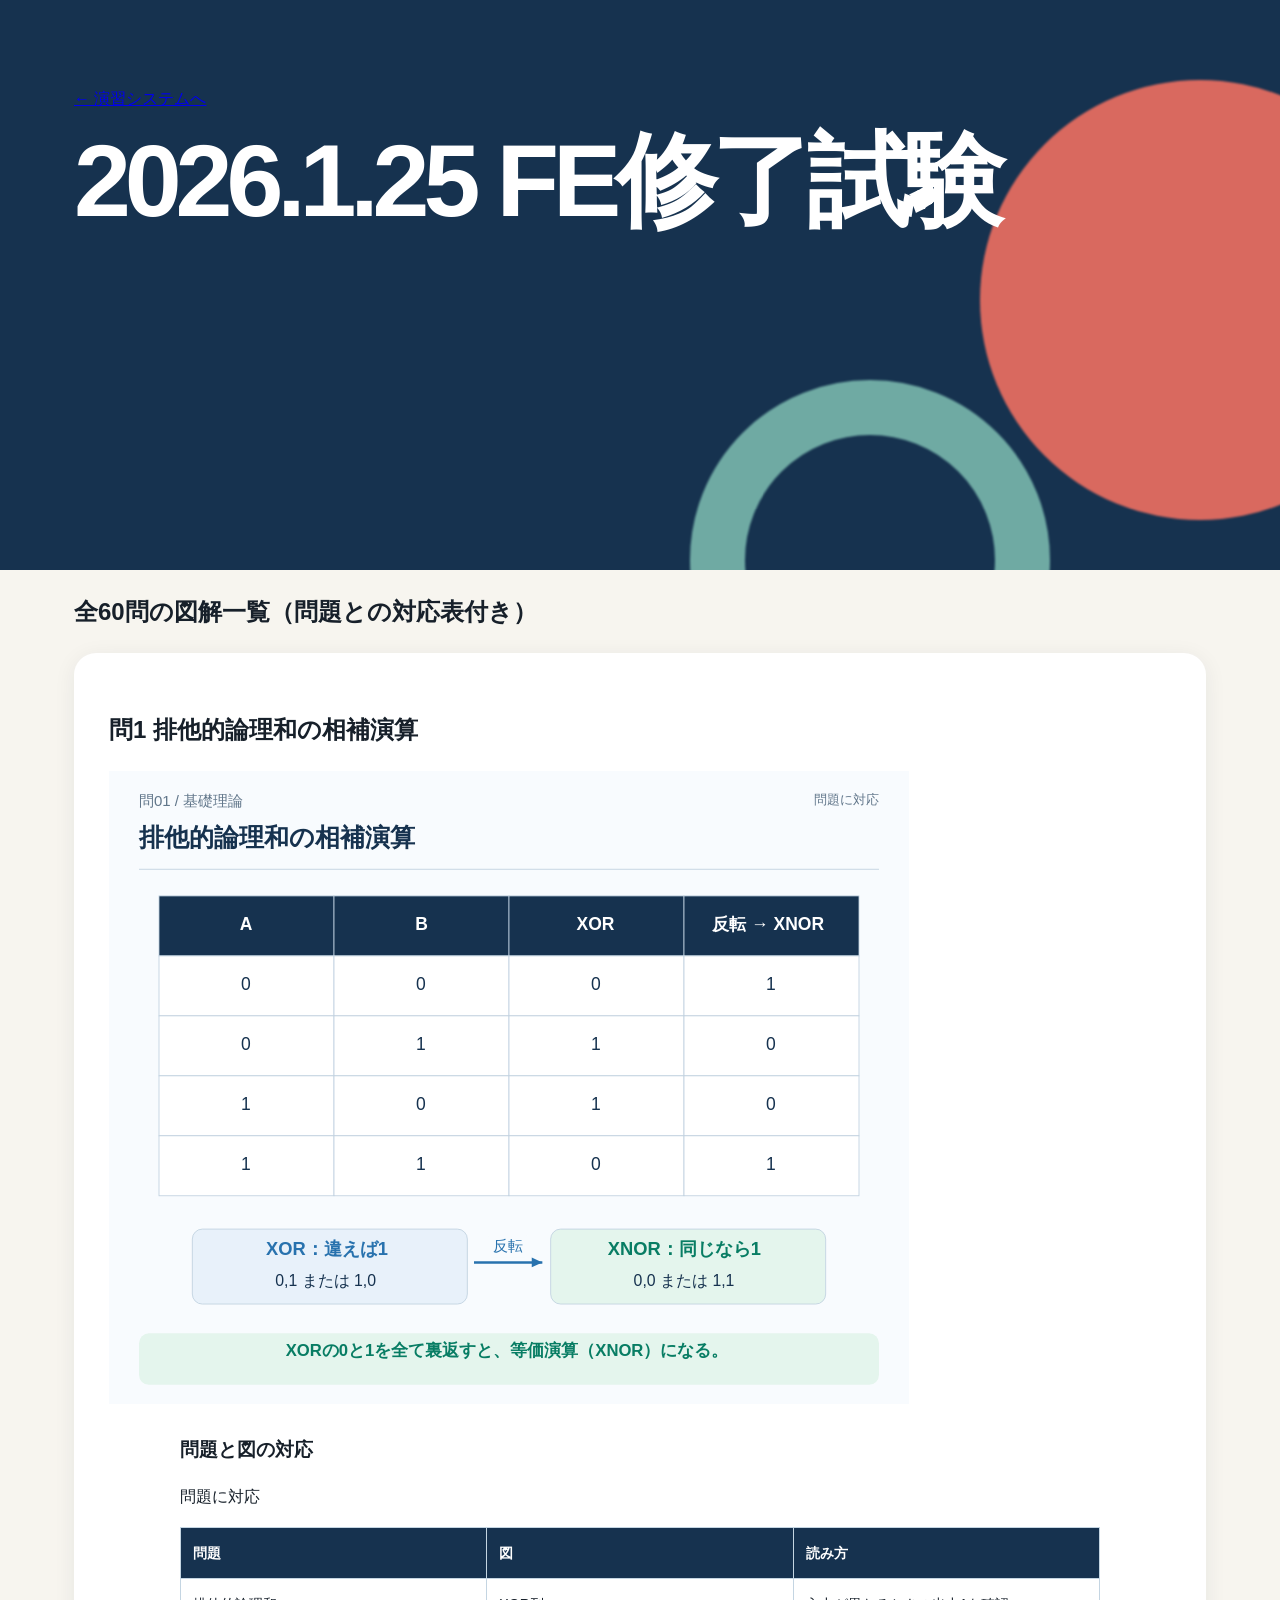
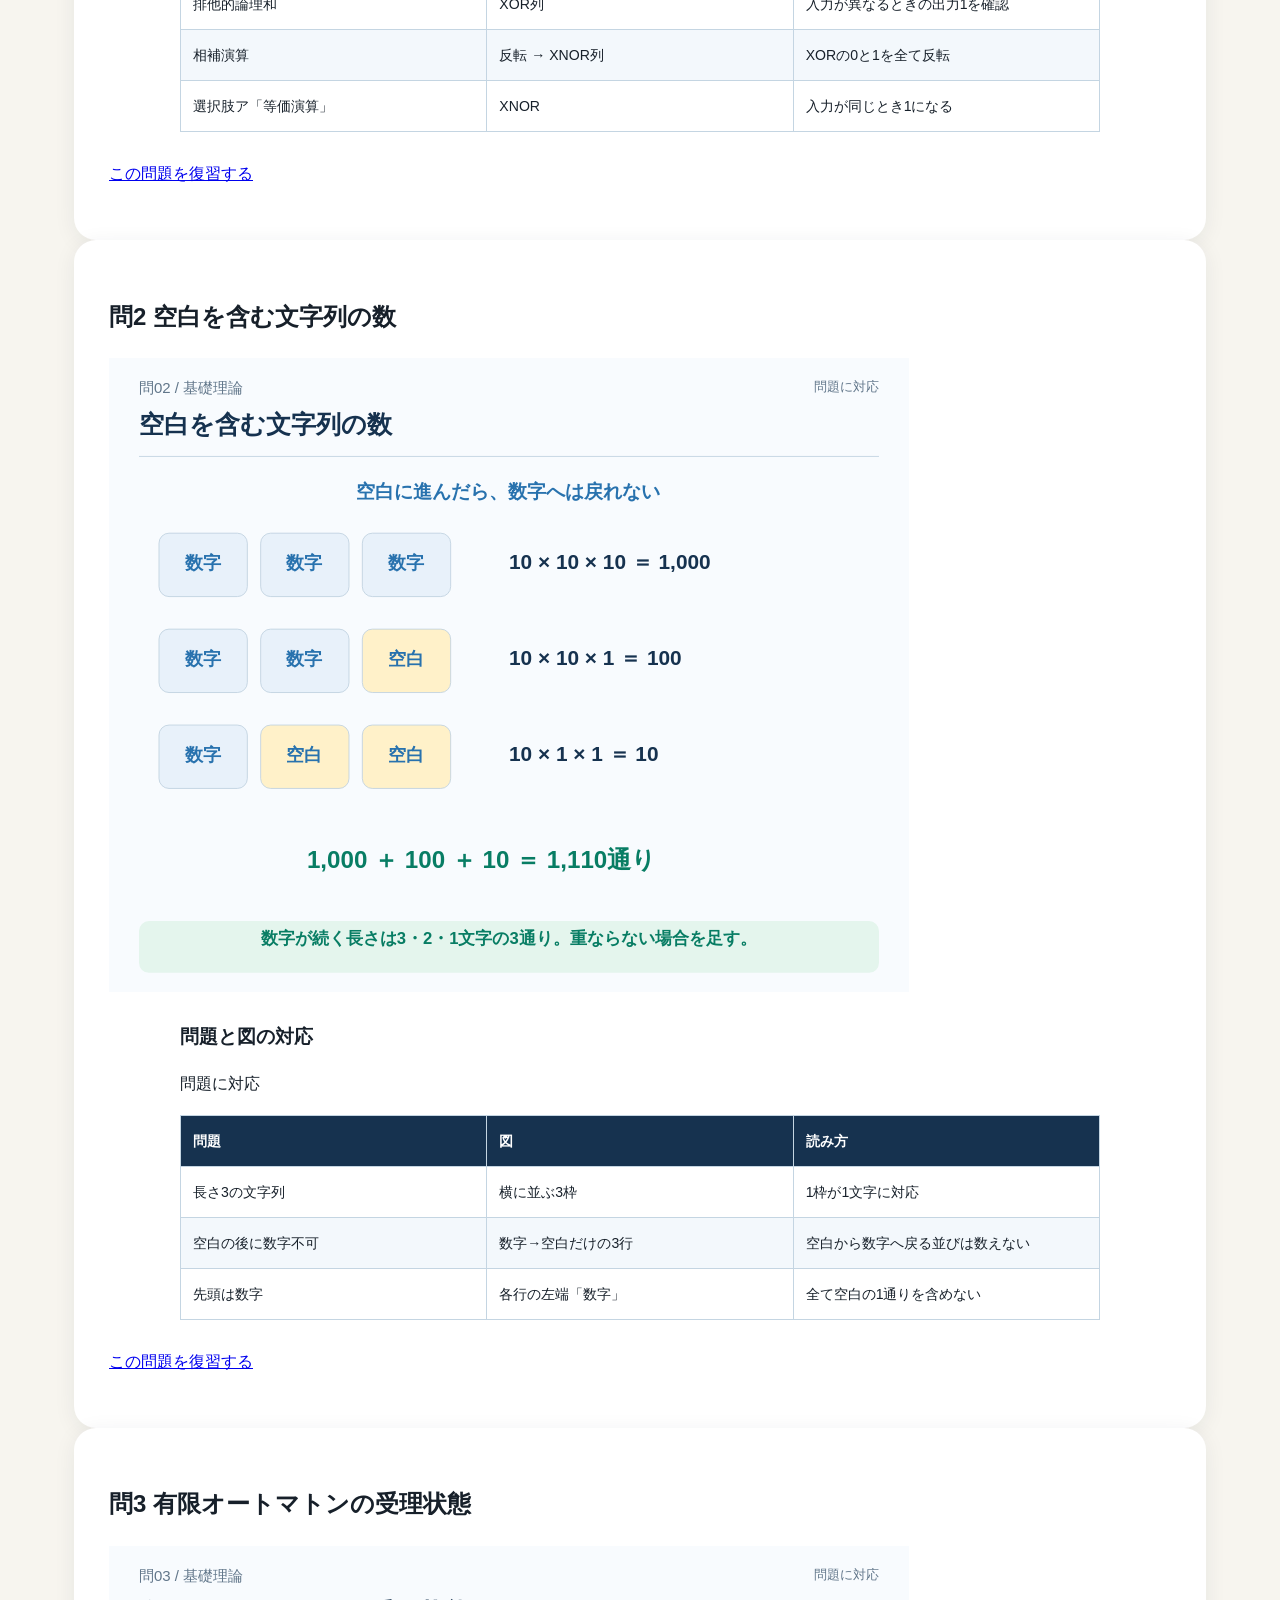
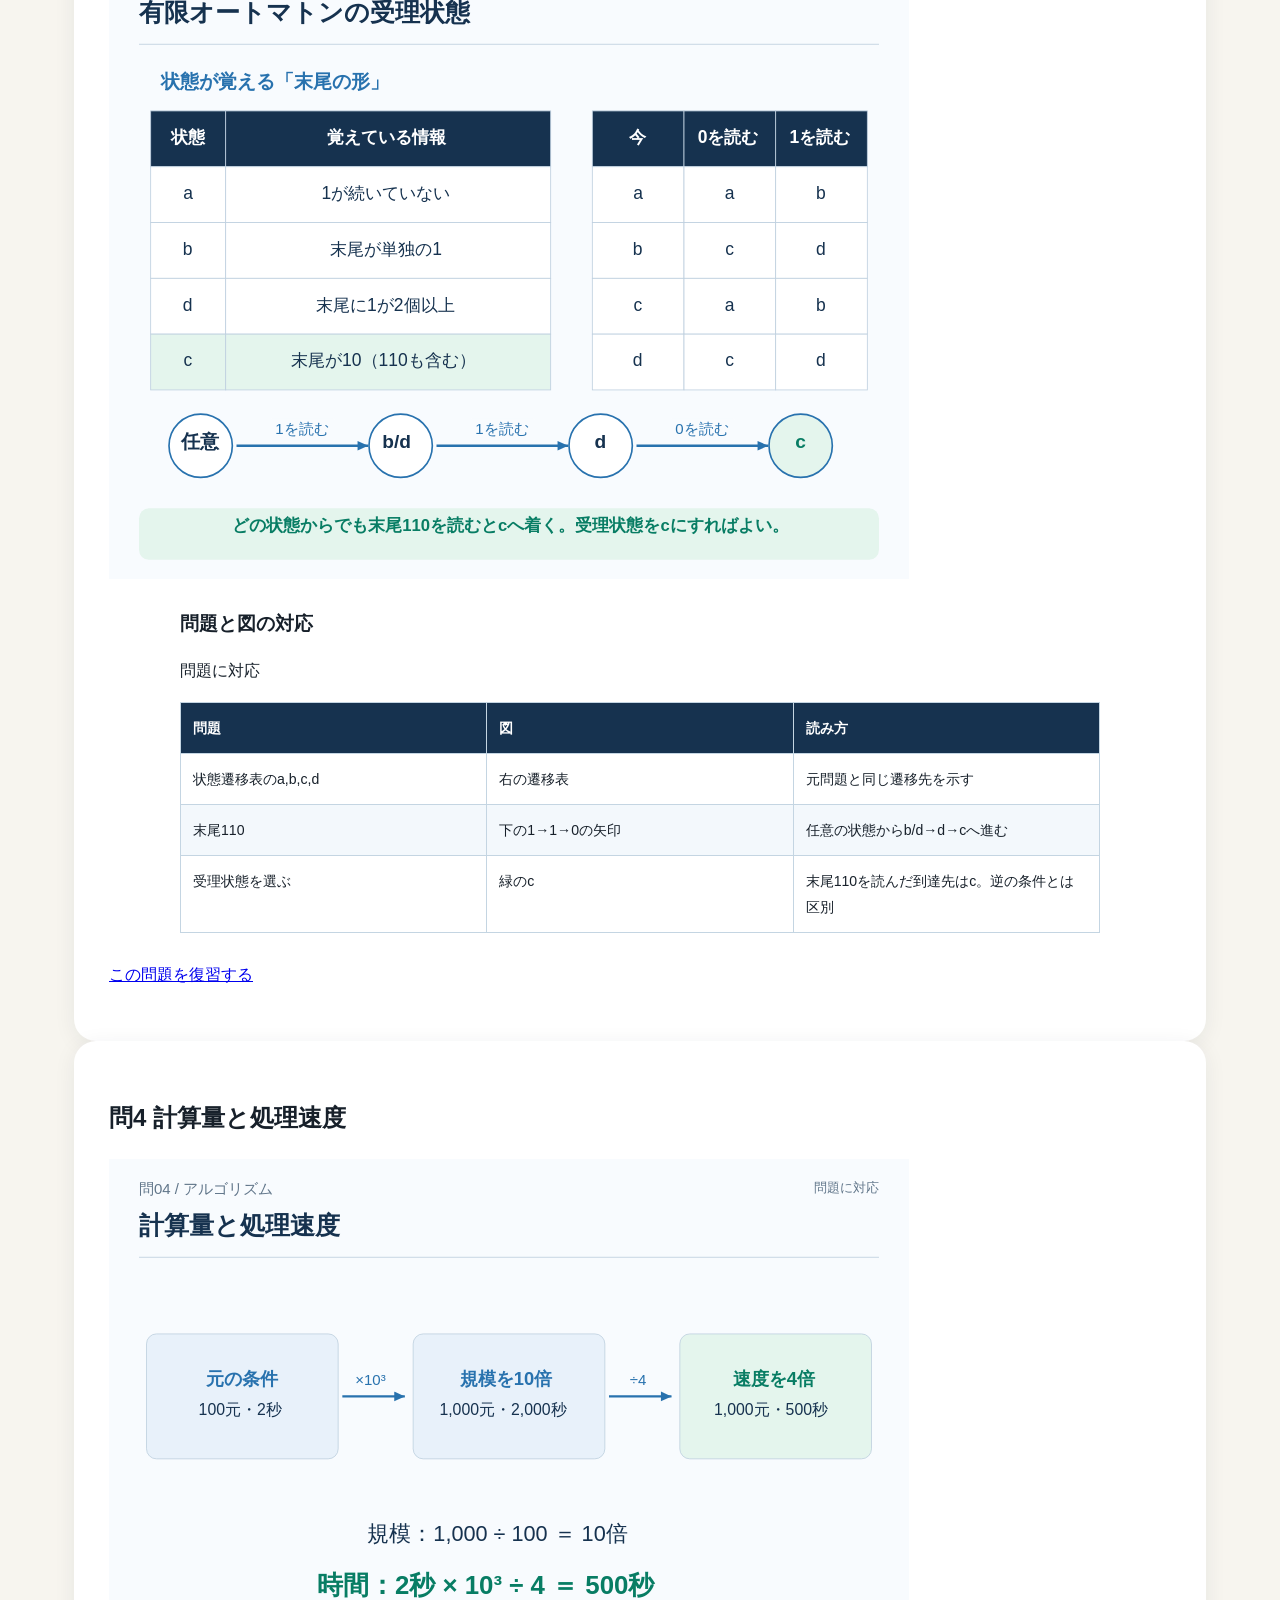
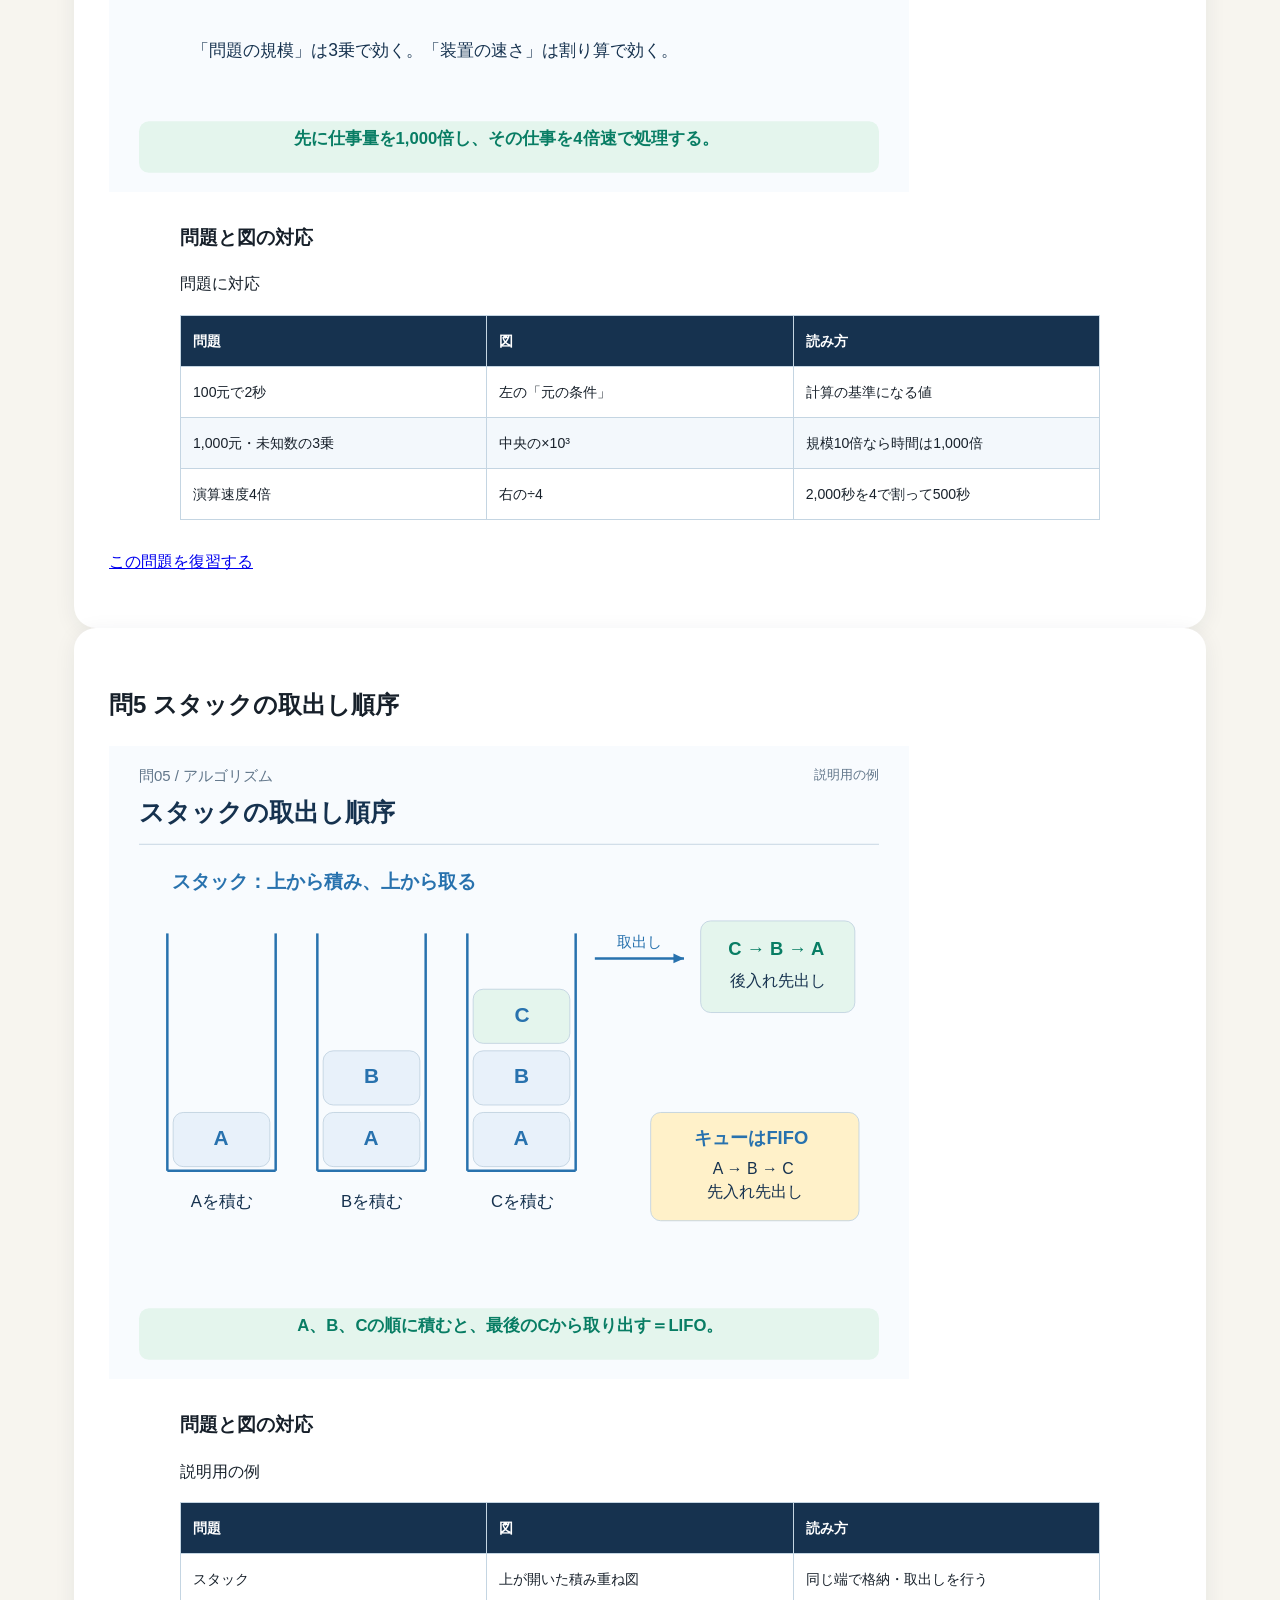
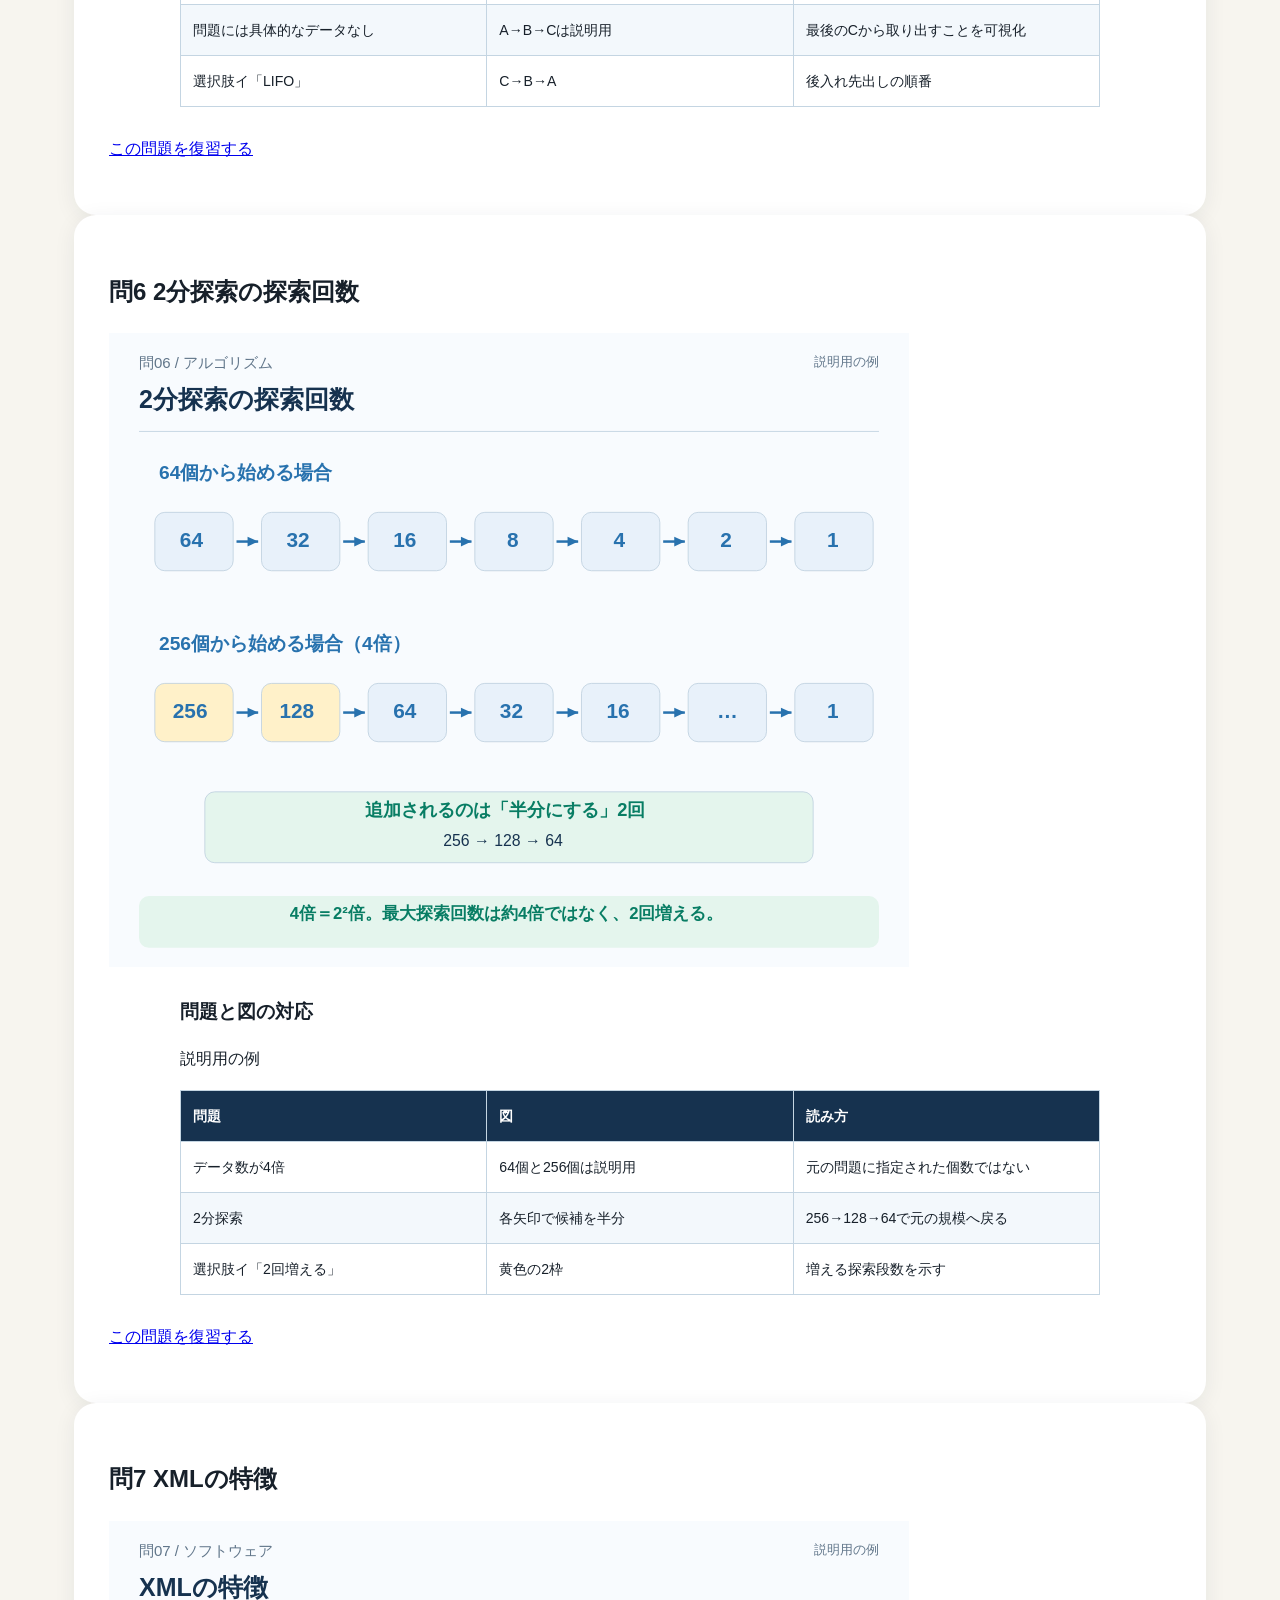
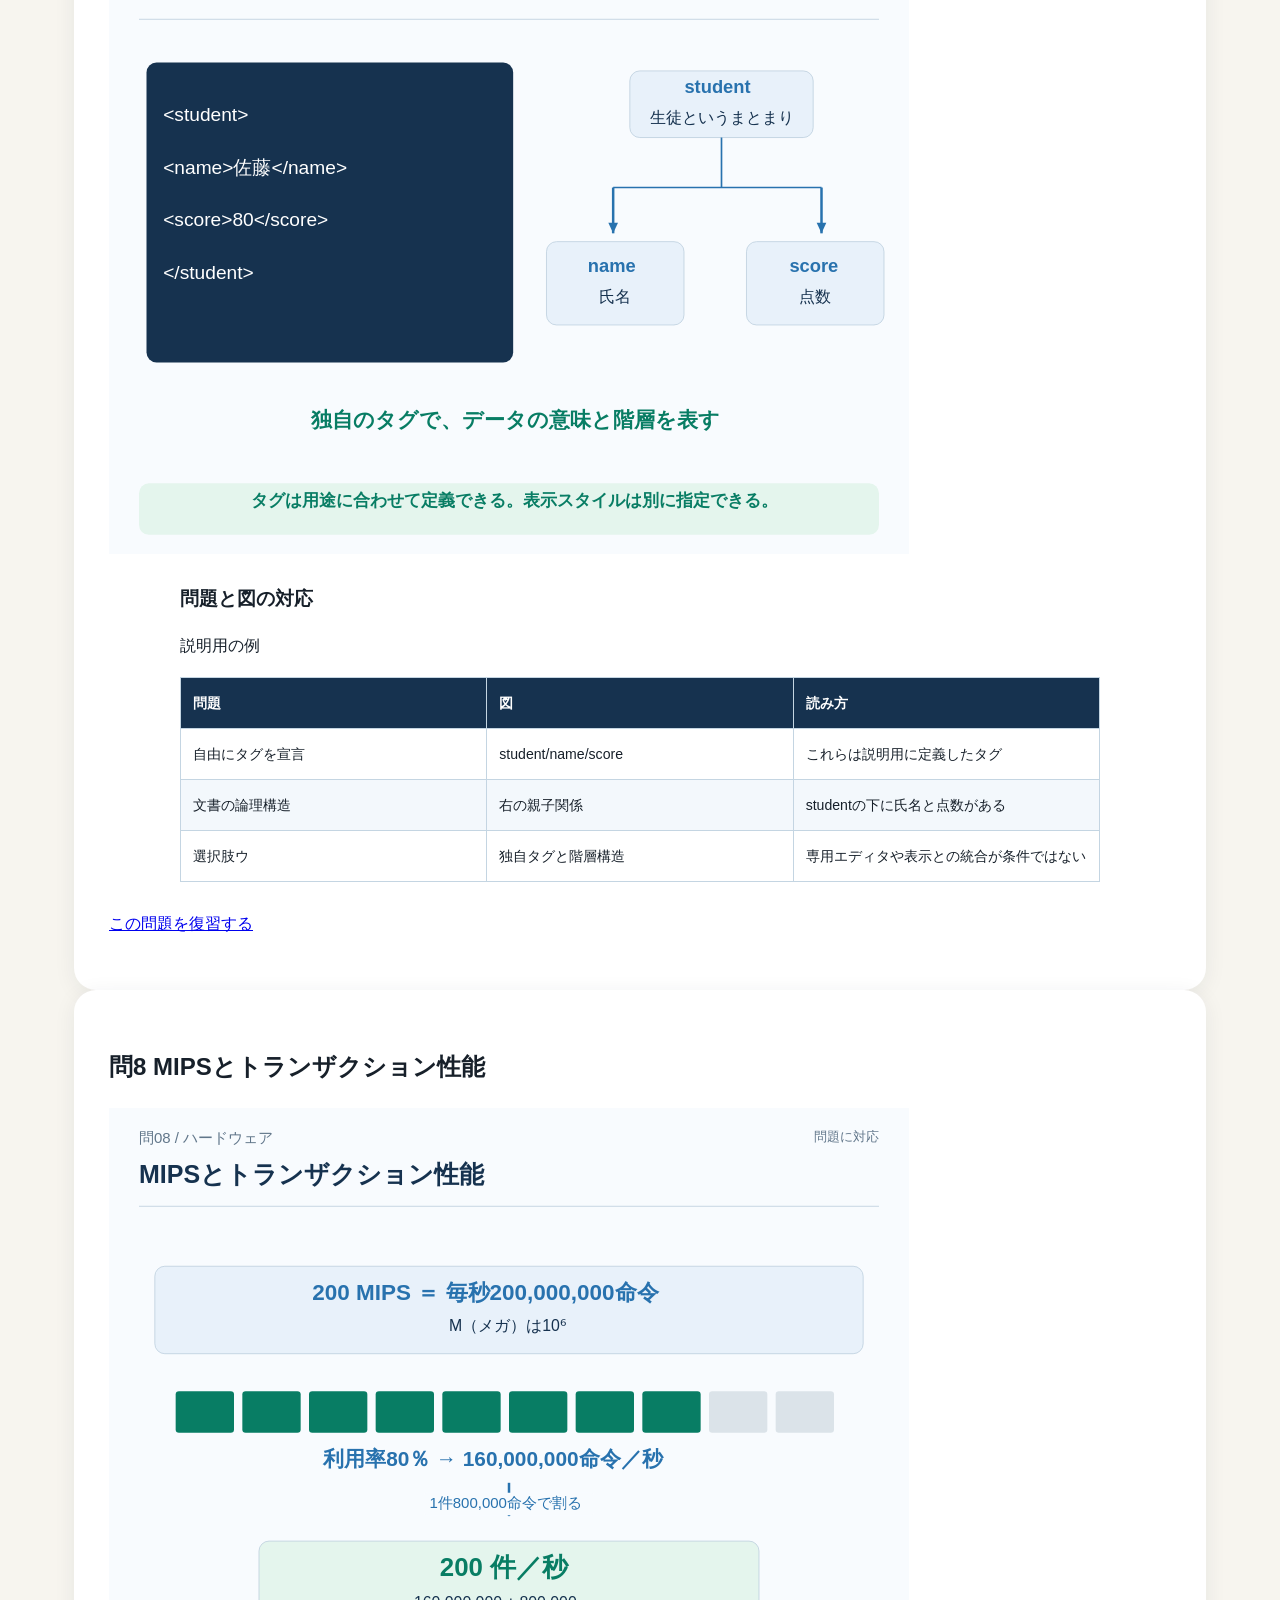
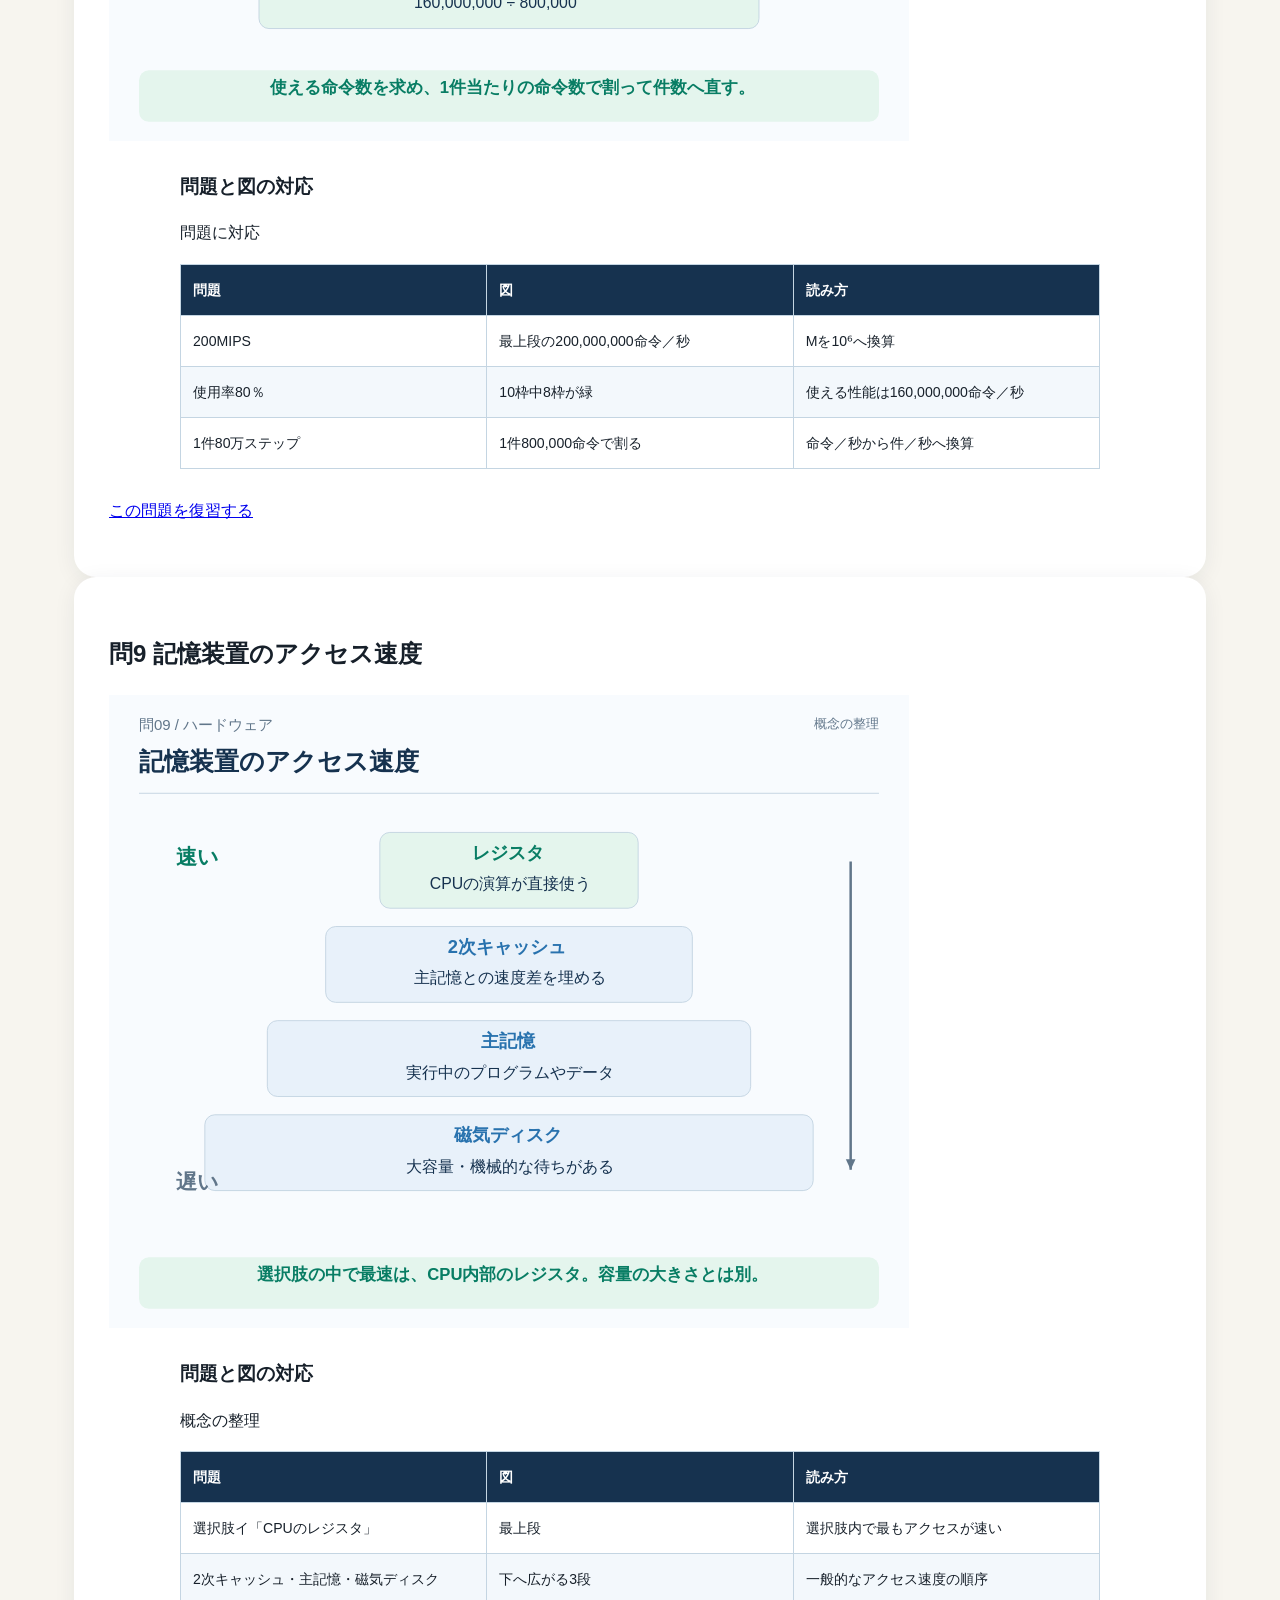
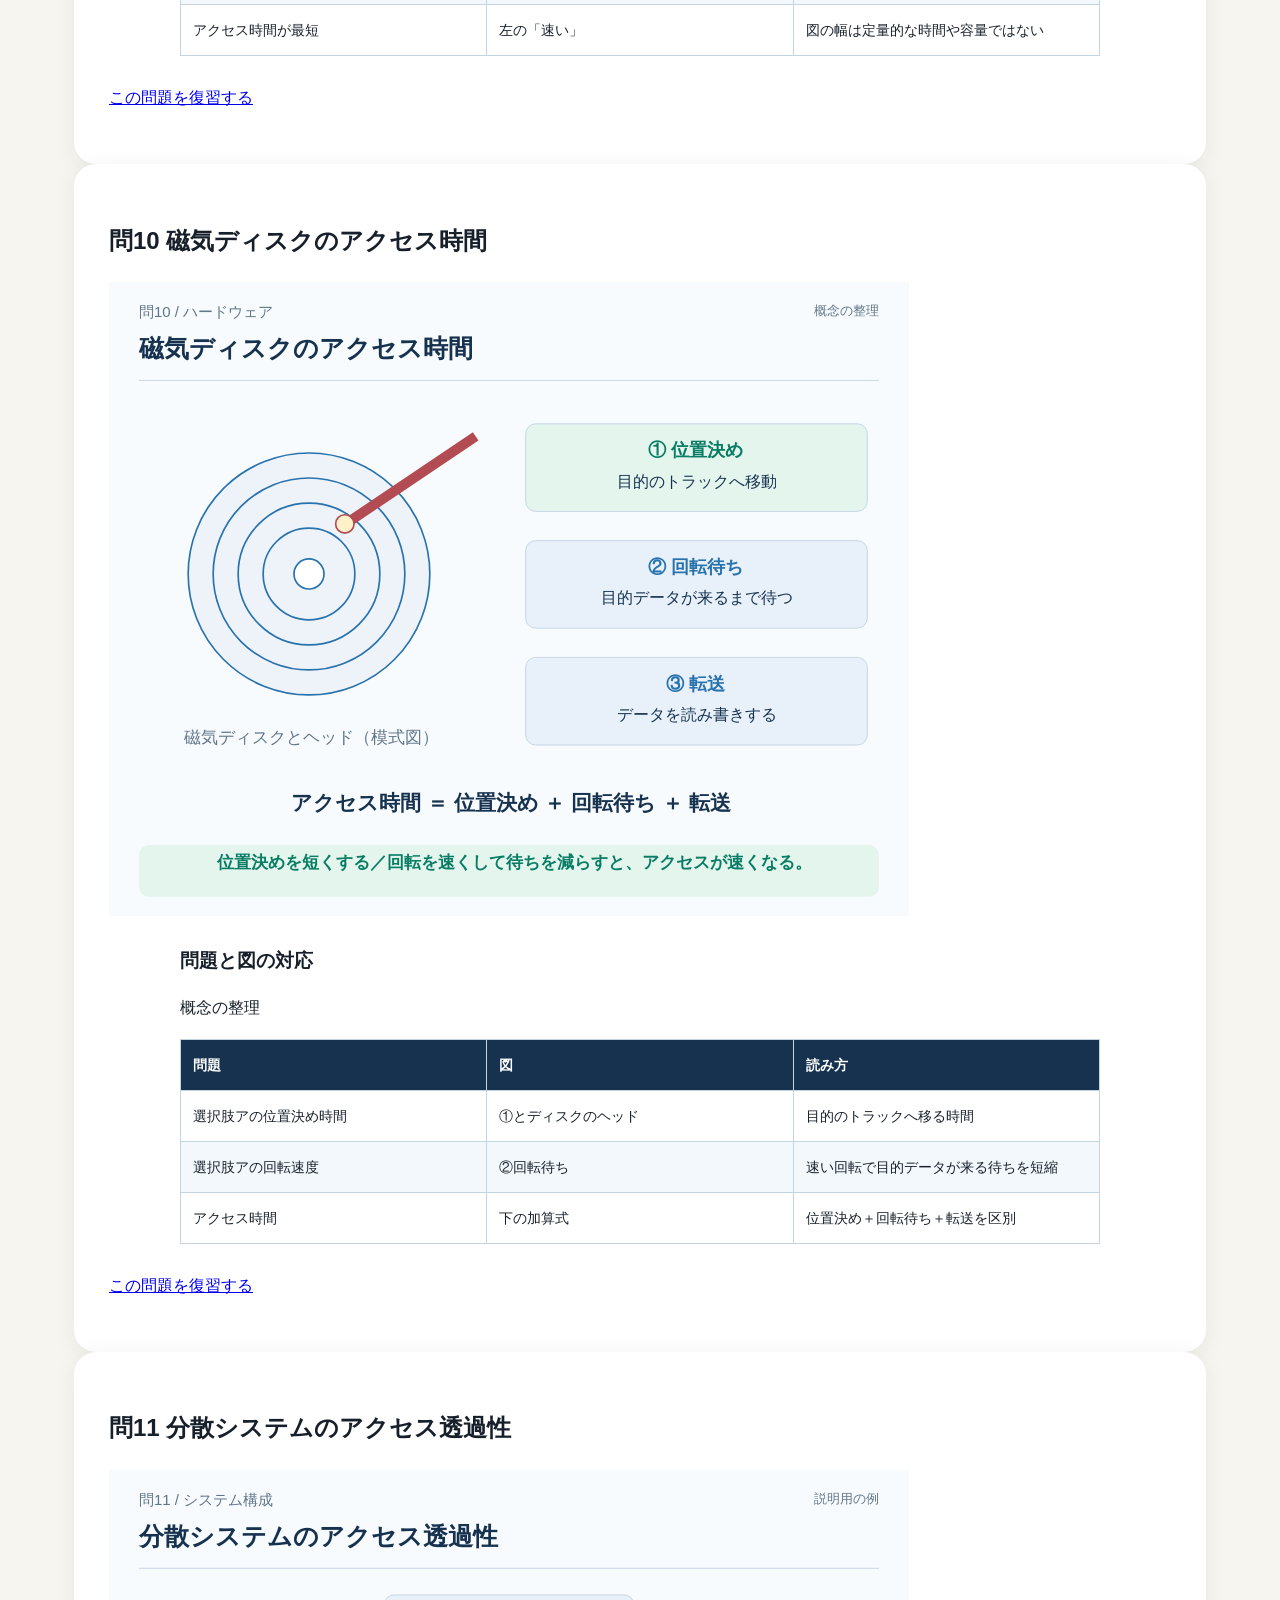
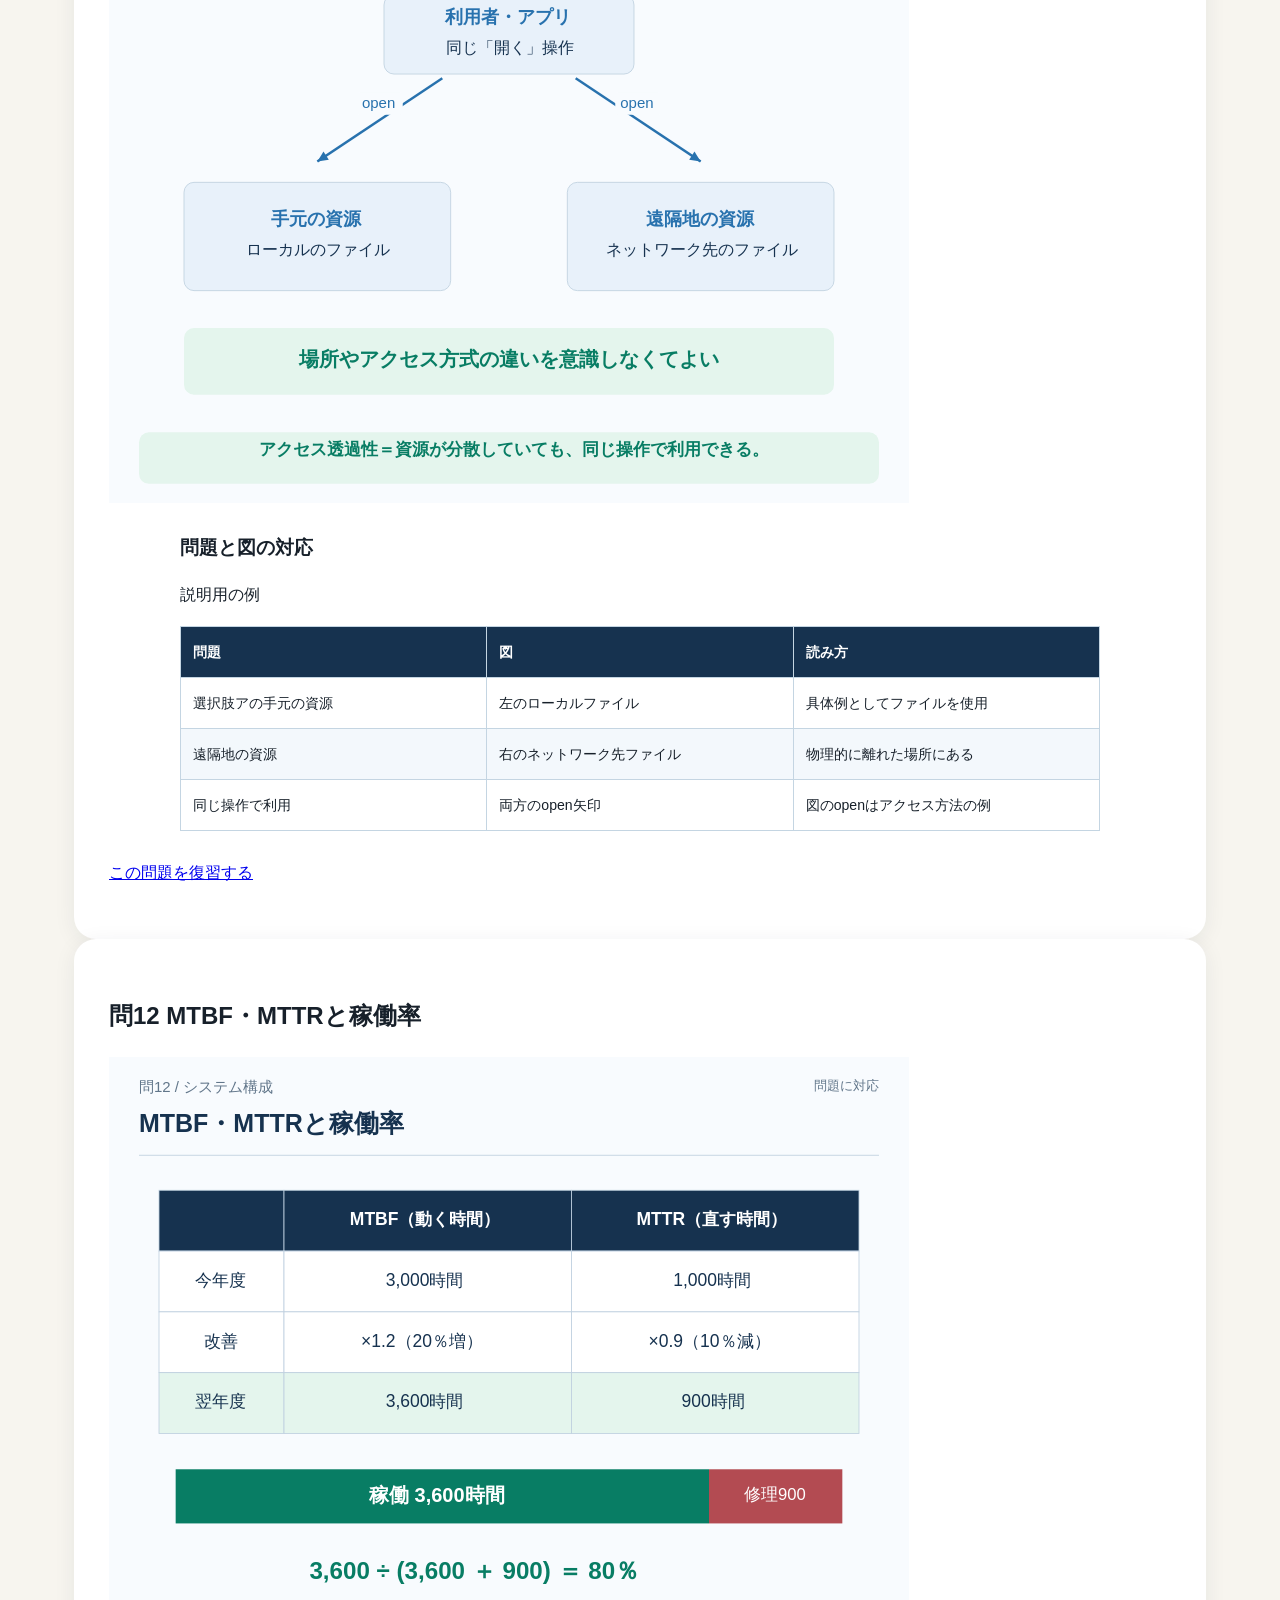
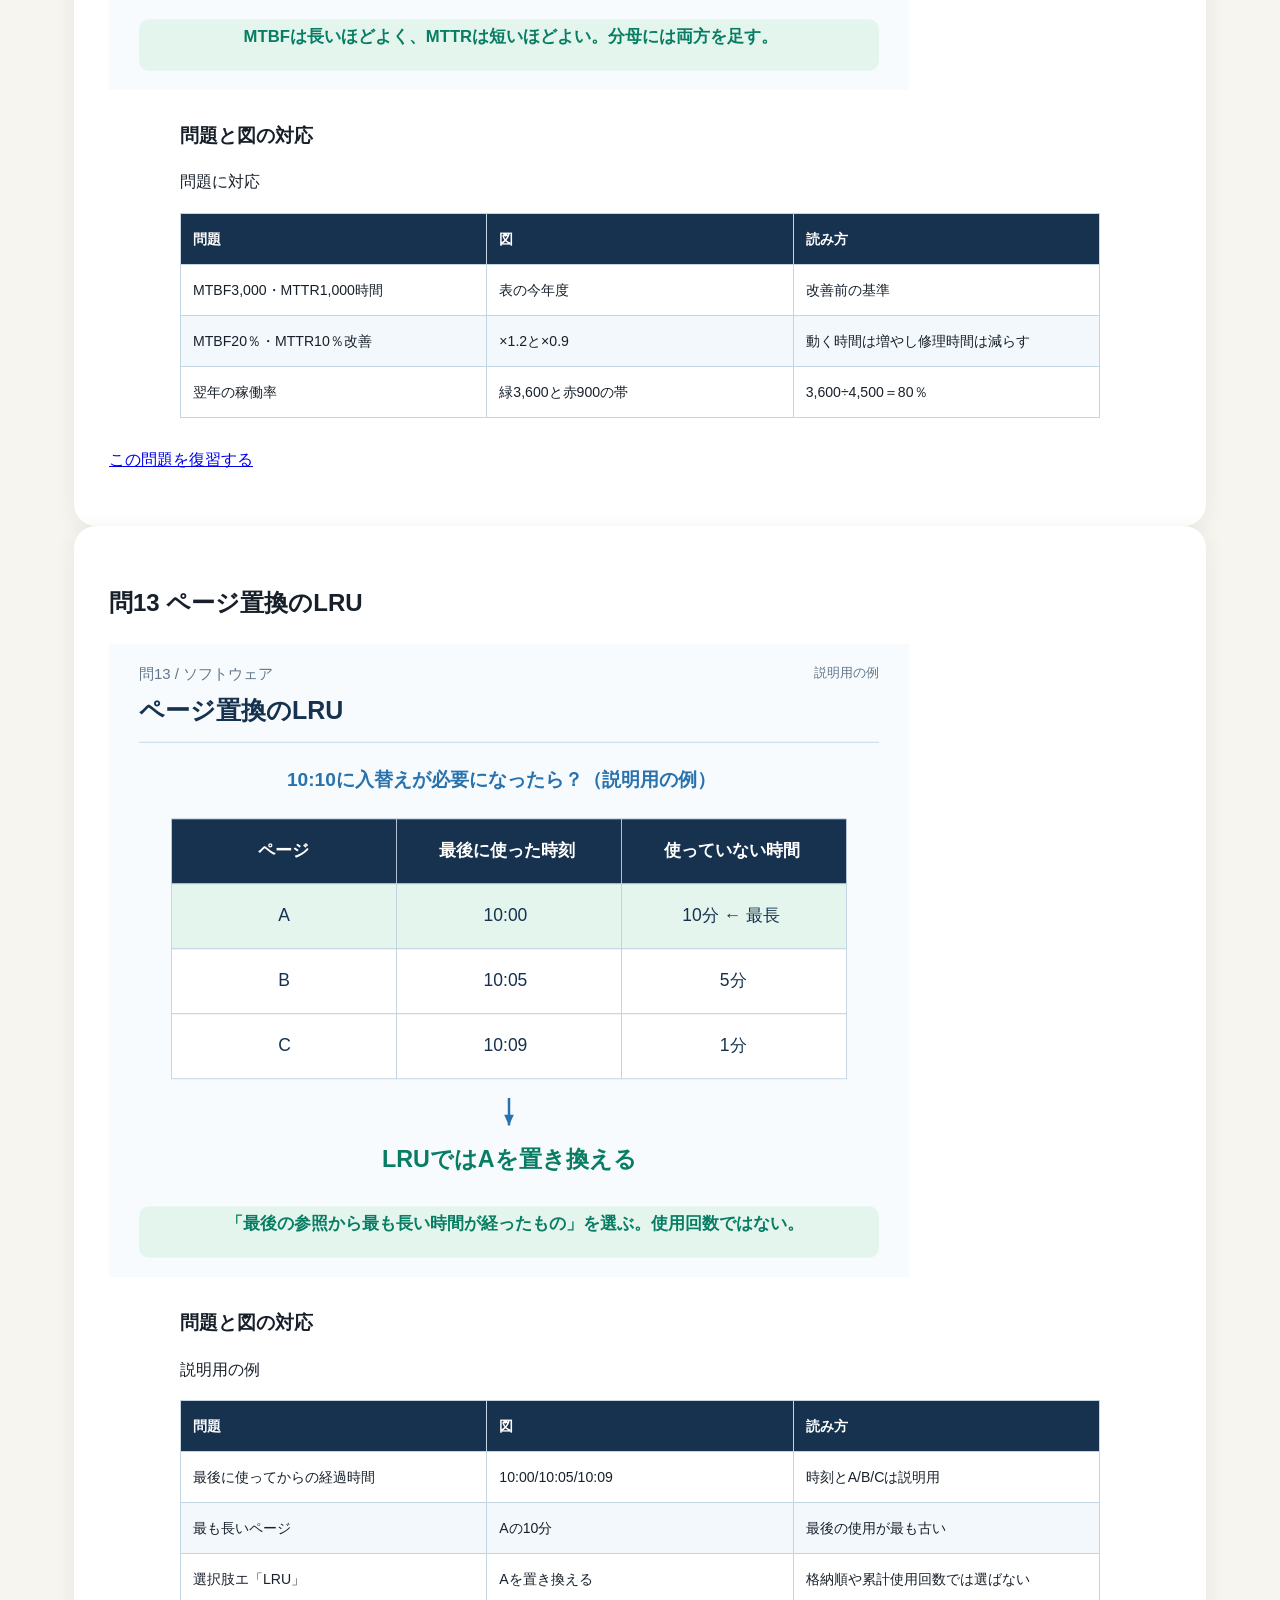
<file: diagram-gallery.html>
<!doctype html><html lang="ja"><meta charset="utf-8"><meta name="viewport" content="width=device-width, initial-scale=1"><link rel="stylesheet" href="styles.css"><link rel="stylesheet" href="revision.css"><title>2026.1.25 FE修了試験</title><body><header class="hero"><div class="hero-inner"><a href="index.html">← 演習システムへ</a><h1>2026.1.25 FE修了試験</h1></div></header><main><h2>全60問の図解一覧（問題との対応表付き）</h2><article class="question-card"><h2>問1 排他的論理和の相補演算</h2><img style="width:100%;max-width:800px" loading="lazy" src="assets/diagrams/q01.svg?v=20261103-03" alt="排他的論理和の相補演算"><section class="diagram-guide"><h3>問題と図の対応</h3><p>問題に対応</p><table><thead><tr><th>問題</th><th>図</th><th>読み方</th></tr></thead><tbody><tr><td data-label="問題">排他的論理和</td><td data-label="図">XOR列</td><td data-label="読み方">入力が異なるときの出力1を確認</td></tr><tr><td data-label="問題">相補演算</td><td data-label="図">反転 → XNOR列</td><td data-label="読み方">XORの0と1を全て反転</td></tr><tr><td data-label="問題">選択肢ア「等価演算」</td><td data-label="図">XNOR</td><td data-label="読み方">入力が同じとき1になる</td></tr></tbody></table></section><p><a href="index.html#q1">この問題を復習する</a></p></article><article class="question-card"><h2>問2 空白を含む文字列の数</h2><img style="width:100%;max-width:800px" loading="lazy" src="assets/diagrams/q02.svg?v=20261103-03" alt="空白を含む文字列の数"><section class="diagram-guide"><h3>問題と図の対応</h3><p>問題に対応</p><table><thead><tr><th>問題</th><th>図</th><th>読み方</th></tr></thead><tbody><tr><td data-label="問題">長さ3の文字列</td><td data-label="図">横に並ぶ3枠</td><td data-label="読み方">1枠が1文字に対応</td></tr><tr><td data-label="問題">空白の後に数字不可</td><td data-label="図">数字→空白だけの3行</td><td data-label="読み方">空白から数字へ戻る並びは数えない</td></tr><tr><td data-label="問題">先頭は数字</td><td data-label="図">各行の左端「数字」</td><td data-label="読み方">全て空白の1通りを含めない</td></tr></tbody></table></section><p><a href="index.html#q2">この問題を復習する</a></p></article><article class="question-card"><h2>問3 有限オートマトンの受理状態</h2><img style="width:100%;max-width:800px" loading="lazy" src="assets/diagrams/q03.svg?v=20261103-03" alt="有限オートマトンの受理状態"><section class="diagram-guide"><h3>問題と図の対応</h3><p>問題に対応</p><table><thead><tr><th>問題</th><th>図</th><th>読み方</th></tr></thead><tbody><tr><td data-label="問題">状態遷移表のa,b,c,d</td><td data-label="図">右の遷移表</td><td data-label="読み方">元問題と同じ遷移先を示す</td></tr><tr><td data-label="問題">末尾110</td><td data-label="図">下の1→1→0の矢印</td><td data-label="読み方">任意の状態からb/d→d→cへ進む</td></tr><tr><td data-label="問題">受理状態を選ぶ</td><td data-label="図">緑のc</td><td data-label="読み方">末尾110を読んだ到達先はc。逆の条件とは区別</td></tr></tbody></table></section><p><a href="index.html#q3">この問題を復習する</a></p></article><article class="question-card"><h2>問4 計算量と処理速度</h2><img style="width:100%;max-width:800px" loading="lazy" src="assets/diagrams/q04.svg?v=20261103-03" alt="計算量と処理速度"><section class="diagram-guide"><h3>問題と図の対応</h3><p>問題に対応</p><table><thead><tr><th>問題</th><th>図</th><th>読み方</th></tr></thead><tbody><tr><td data-label="問題">100元で2秒</td><td data-label="図">左の「元の条件」</td><td data-label="読み方">計算の基準になる値</td></tr><tr><td data-label="問題">1,000元・未知数の3乗</td><td data-label="図">中央の×10³</td><td data-label="読み方">規模10倍なら時間は1,000倍</td></tr><tr><td data-label="問題">演算速度4倍</td><td data-label="図">右の÷4</td><td data-label="読み方">2,000秒を4で割って500秒</td></tr></tbody></table></section><p><a href="index.html#q4">この問題を復習する</a></p></article><article class="question-card"><h2>問5 スタックの取出し順序</h2><img style="width:100%;max-width:800px" loading="lazy" src="assets/diagrams/q05.svg?v=20261103-03" alt="スタックの取出し順序"><section class="diagram-guide"><h3>問題と図の対応</h3><p>説明用の例</p><table><thead><tr><th>問題</th><th>図</th><th>読み方</th></tr></thead><tbody><tr><td data-label="問題">スタック</td><td data-label="図">上が開いた積み重ね図</td><td data-label="読み方">同じ端で格納・取出しを行う</td></tr><tr><td data-label="問題">問題には具体的なデータなし</td><td data-label="図">A→B→Cは説明用</td><td data-label="読み方">最後のCから取り出すことを可視化</td></tr><tr><td data-label="問題">選択肢イ「LIFO」</td><td data-label="図">C→B→A</td><td data-label="読み方">後入れ先出しの順番</td></tr></tbody></table></section><p><a href="index.html#q5">この問題を復習する</a></p></article><article class="question-card"><h2>問6 2分探索の探索回数</h2><img style="width:100%;max-width:800px" loading="lazy" src="assets/diagrams/q06.svg?v=20261103-03" alt="2分探索の探索回数"><section class="diagram-guide"><h3>問題と図の対応</h3><p>説明用の例</p><table><thead><tr><th>問題</th><th>図</th><th>読み方</th></tr></thead><tbody><tr><td data-label="問題">データ数が4倍</td><td data-label="図">64個と256個は説明用</td><td data-label="読み方">元の問題に指定された個数ではない</td></tr><tr><td data-label="問題">2分探索</td><td data-label="図">各矢印で候補を半分</td><td data-label="読み方">256→128→64で元の規模へ戻る</td></tr><tr><td data-label="問題">選択肢イ「2回増える」</td><td data-label="図">黄色の2枠</td><td data-label="読み方">増える探索段数を示す</td></tr></tbody></table></section><p><a href="index.html#q6">この問題を復習する</a></p></article><article class="question-card"><h2>問7 XMLの特徴</h2><img style="width:100%;max-width:800px" loading="lazy" src="assets/diagrams/q07.svg?v=20261103-03" alt="XMLの特徴"><section class="diagram-guide"><h3>問題と図の対応</h3><p>説明用の例</p><table><thead><tr><th>問題</th><th>図</th><th>読み方</th></tr></thead><tbody><tr><td data-label="問題">自由にタグを宣言</td><td data-label="図">student/name/score</td><td data-label="読み方">これらは説明用に定義したタグ</td></tr><tr><td data-label="問題">文書の論理構造</td><td data-label="図">右の親子関係</td><td data-label="読み方">studentの下に氏名と点数がある</td></tr><tr><td data-label="問題">選択肢ウ</td><td data-label="図">独自タグと階層構造</td><td data-label="読み方">専用エディタや表示との統合が条件ではない</td></tr></tbody></table></section><p><a href="index.html#q7">この問題を復習する</a></p></article><article class="question-card"><h2>問8 MIPSとトランザクション性能</h2><img style="width:100%;max-width:800px" loading="lazy" src="assets/diagrams/q08.svg?v=20261103-03" alt="MIPSとトランザクション性能"><section class="diagram-guide"><h3>問題と図の対応</h3><p>問題に対応</p><table><thead><tr><th>問題</th><th>図</th><th>読み方</th></tr></thead><tbody><tr><td data-label="問題">200MIPS</td><td data-label="図">最上段の200,000,000命令／秒</td><td data-label="読み方">Mを10⁶へ換算</td></tr><tr><td data-label="問題">使用率80％</td><td data-label="図">10枠中8枠が緑</td><td data-label="読み方">使える性能は160,000,000命令／秒</td></tr><tr><td data-label="問題">1件80万ステップ</td><td data-label="図">1件800,000命令で割る</td><td data-label="読み方">命令／秒から件／秒へ換算</td></tr></tbody></table></section><p><a href="index.html#q8">この問題を復習する</a></p></article><article class="question-card"><h2>問9 記憶装置のアクセス速度</h2><img style="width:100%;max-width:800px" loading="lazy" src="assets/diagrams/q09.svg?v=20261103-03" alt="記憶装置のアクセス速度"><section class="diagram-guide"><h3>問題と図の対応</h3><p>概念の整理</p><table><thead><tr><th>問題</th><th>図</th><th>読み方</th></tr></thead><tbody><tr><td data-label="問題">選択肢イ「CPUのレジスタ」</td><td data-label="図">最上段</td><td data-label="読み方">選択肢内で最もアクセスが速い</td></tr><tr><td data-label="問題">2次キャッシュ・主記憶・磁気ディスク</td><td data-label="図">下へ広がる3段</td><td data-label="読み方">一般的なアクセス速度の順序</td></tr><tr><td data-label="問題">アクセス時間が最短</td><td data-label="図">左の「速い」</td><td data-label="読み方">図の幅は定量的な時間や容量ではない</td></tr></tbody></table></section><p><a href="index.html#q9">この問題を復習する</a></p></article><article class="question-card"><h2>問10 磁気ディスクのアクセス時間</h2><img style="width:100%;max-width:800px" loading="lazy" src="assets/diagrams/q10.svg?v=20261103-03" alt="磁気ディスクのアクセス時間"><section class="diagram-guide"><h3>問題と図の対応</h3><p>概念の整理</p><table><thead><tr><th>問題</th><th>図</th><th>読み方</th></tr></thead><tbody><tr><td data-label="問題">選択肢アの位置決め時間</td><td data-label="図">①とディスクのヘッド</td><td data-label="読み方">目的のトラックへ移る時間</td></tr><tr><td data-label="問題">選択肢アの回転速度</td><td data-label="図">②回転待ち</td><td data-label="読み方">速い回転で目的データが来る待ちを短縮</td></tr><tr><td data-label="問題">アクセス時間</td><td data-label="図">下の加算式</td><td data-label="読み方">位置決め＋回転待ち＋転送を区別</td></tr></tbody></table></section><p><a href="index.html#q10">この問題を復習する</a></p></article><article class="question-card"><h2>問11 分散システムのアクセス透過性</h2><img style="width:100%;max-width:800px" loading="lazy" src="assets/diagrams/q11.svg?v=20261103-03" alt="分散システムのアクセス透過性"><section class="diagram-guide"><h3>問題と図の対応</h3><p>説明用の例</p><table><thead><tr><th>問題</th><th>図</th><th>読み方</th></tr></thead><tbody><tr><td data-label="問題">選択肢アの手元の資源</td><td data-label="図">左のローカルファイル</td><td data-label="読み方">具体例としてファイルを使用</td></tr><tr><td data-label="問題">遠隔地の資源</td><td data-label="図">右のネットワーク先ファイル</td><td data-label="読み方">物理的に離れた場所にある</td></tr><tr><td data-label="問題">同じ操作で利用</td><td data-label="図">両方のopen矢印</td><td data-label="読み方">図のopenはアクセス方法の例</td></tr></tbody></table></section><p><a href="index.html#q11">この問題を復習する</a></p></article><article class="question-card"><h2>問12 MTBF・MTTRと稼働率</h2><img style="width:100%;max-width:800px" loading="lazy" src="assets/diagrams/q12.svg?v=20261103-03" alt="MTBF・MTTRと稼働率"><section class="diagram-guide"><h3>問題と図の対応</h3><p>問題に対応</p><table><thead><tr><th>問題</th><th>図</th><th>読み方</th></tr></thead><tbody><tr><td data-label="問題">MTBF3,000・MTTR1,000時間</td><td data-label="図">表の今年度</td><td data-label="読み方">改善前の基準</td></tr><tr><td data-label="問題">MTBF20％・MTTR10％改善</td><td data-label="図">×1.2と×0.9</td><td data-label="読み方">動く時間は増やし修理時間は減らす</td></tr><tr><td data-label="問題">翌年の稼働率</td><td data-label="図">緑3,600と赤900の帯</td><td data-label="読み方">3,600÷4,500＝80％</td></tr></tbody></table></section><p><a href="index.html#q12">この問題を復習する</a></p></article><article class="question-card"><h2>問13 ページ置換のLRU</h2><img style="width:100%;max-width:800px" loading="lazy" src="assets/diagrams/q13.svg?v=20261103-03" alt="ページ置換のLRU"><section class="diagram-guide"><h3>問題と図の対応</h3><p>説明用の例</p><table><thead><tr><th>問題</th><th>図</th><th>読み方</th></tr></thead><tbody><tr><td data-label="問題">最後に使ってからの経過時間</td><td data-label="図">10:00/10:05/10:09</td><td data-label="読み方">時刻とA/B/Cは説明用</td></tr><tr><td data-label="問題">最も長いページ</td><td data-label="図">Aの10分</td><td data-label="読み方">最後の使用が最も古い</td></tr><tr><td data-label="問題">選択肢エ「LRU」</td><td data-label="図">Aを置き換える</td><td data-label="読み方">格納順や累計使用回数では選ばない</td></tr></tbody></table></section><p><a href="index.html#q13">この問題を復習する</a></p></article><article class="question-card"><h2>問14 コンパイラの最適化</h2><img style="width:100%;max-width:800px" loading="lazy" src="assets/diagrams/q14.svg?v=20261103-03" alt="コンパイラの最適化"><section class="diagram-guide"><h3>問題と図の対応</h3><p>説明用の例</p><table><thead><tr><th>問題</th><th>図</th><th>読み方</th></tr></thead><tbody><tr><td data-label="問題">コンパイラによる最適化</td><td data-label="図">左右の最適化前・後</td><td data-label="読み方">図の定数式は説明用の例</td></tr><tr><td data-label="問題">プログラムの実行時間</td><td data-label="図">同じ計算を再利用</td><td data-label="読み方">実行時の不要な処理を減らす</td></tr><tr><td data-label="問題">選択肢エの生成時間との違い</td><td data-label="図">下の注意書き</td><td data-label="読み方">コンパイル時間短縮を目的とする説明ではない</td></tr></tbody></table></section><p><a href="index.html#q14">この問題を復習する</a></p></article><article class="question-card"><h2>問15 Hadoopの役割</h2><img style="width:100%;max-width:800px" loading="lazy" src="assets/diagrams/q15.svg?v=20261103-03" alt="Hadoopの役割"><section class="diagram-guide"><h3>問題と図の対応</h3><p>説明用の例</p><table><thead><tr><th>問題</th><th>図</th><th>読み方</th></tr></thead><tbody><tr><td data-label="問題">大規模なデータセット</td><td data-label="図">上のデータの箱</td><td data-label="読み方">アクセスログなどは説明用</td></tr><tr><td data-label="問題">分散処理</td><td data-label="図">計算機A/B/C</td><td data-label="読み方">3台という数は図の例</td></tr><tr><td data-label="問題">選択肢エのソフトウェア群</td><td data-label="図">分割→各機で処理→集計</td><td data-label="読み方">Hadoopの役割を示す</td></tr></tbody></table></section><p><a href="index.html#q15">この問題を復習する</a></p></article><article class="question-card"><h2>問16 半加算器の論理回路</h2><img style="width:100%;max-width:800px" loading="lazy" src="assets/diagrams/q16.svg?v=20261103-03" alt="半加算器の論理回路"><section class="diagram-guide"><h3>問題と図の対応</h3><p>問題に対応</p><table><thead><tr><th>問題</th><th>図</th><th>読み方</th></tr></thead><tbody><tr><td data-label="問題">問題の入力AとB</td><td data-label="図">AND/XOR左の入力</td><td data-label="読み方">どちらの演算にも同じ2ビットを入れる</td></tr><tr><td data-label="問題">桁上がりX</td><td data-label="図">上のAND出力・表のX列</td><td data-label="読み方">入力11のときだけ1になる</td></tr><tr><td data-label="問題">桁上がりなしの和Y</td><td data-label="図">下のXOR出力・表のY列</td><td data-label="読み方">入力11では0。選択肢アの組合せ</td></tr></tbody></table></section><p><a href="index.html#q16">この問題を復習する</a></p></article><article class="question-card"><h2>問17 CGの隠線・隠面消去</h2><img style="width:100%;max-width:800px" loading="lazy" src="assets/diagrams/q17.svg?v=20261103-03" alt="CGの隠線・隠面消去"><section class="diagram-guide"><h3>問題と図の対応</h3><p>説明用の例</p><table><thead><tr><th>問題</th><th>図</th><th>読み方</th></tr></thead><tbody><tr><td data-label="問題">指定された視点</td><td data-label="図">図では正面から見る想定</td><td data-label="読み方">実際の3次元形状の代わりに重なりで説明</td></tr><tr><td data-label="問題">隠れた部分</td><td data-label="図">手前の緑の物体の背後</td><td data-label="読み方">左の赤線が除去対象</td></tr><tr><td data-label="問題">選択肢イ</td><td data-label="図">右の消去後</td><td data-label="読み方">画面外を切るクリッピングではない</td></tr></tbody></table></section><p><a href="index.html#q17">この問題を復習する</a></p></article><article class="question-card"><h2>問18 関係データベースの構造</h2><img style="width:100%;max-width:800px" loading="lazy" src="assets/diagrams/q18.svg?v=20261103-03" alt="関係データベースの構造"><section class="diagram-guide"><h3>問題と図の対応</h3><p>説明用の例</p><table><thead><tr><th>問題</th><th>図</th><th>読み方</th></tr></thead><tbody><tr><td data-label="問題">2次元の表</td><td data-label="図">生徒表</td><td data-label="読み方">生徒番号・氏名・点数は説明用</td></tr><tr><td data-label="問題">行</td><td data-label="図">001/002/003の各行</td><td data-label="読み方">1行が1件のデータ</td></tr><tr><td data-label="問題">列</td><td data-label="図">生徒番号・氏名・点数</td><td data-label="読み方">1列が1種類の項目。選択肢エ</td></tr></tbody></table></section><p><a href="index.html#q18">この問題を復習する</a></p></article><article class="question-card"><h2>問19 複合キーと第3正規形</h2><img style="width:100%;max-width:800px" loading="lazy" src="assets/diagrams/q19.svg?v=20261103-03" alt="複合キーと第3正規形"><section class="diagram-guide"><h3>問題と図の対応</h3><p>問題の記号＋例</p><table><thead><tr><th>問題</th><th>図</th><th>読み方</th></tr></thead><tbody><tr><td data-label="問題">主キーはaとbの組合せ</td><td data-label="図">分解前と左下の(a,b)</td><td data-label="読み方">図でも複合キーを残す</td></tr><tr><td data-label="問題">項目fは項目bで特定</td><td data-label="図">B1とF1の繰返し</td><td data-label="読み方">A1/B1/F1は重複を説明する仮の値</td></tr><tr><td data-label="問題">選択肢イ</td><td data-label="図">(a,b,c,d,e)と(b,f)</td><td data-label="読み方">部分関数従属を別表へ分離</td></tr></tbody></table></section><p><a href="index.html#q19">この問題を復習する</a></p></article><article class="question-card"><h2>問20 SQLの集約と並べ替え</h2><img style="width:100%;max-width:800px" loading="lazy" src="assets/diagrams/q20.svg?v=20261103-03" alt="SQLの集約と並べ替え"><section class="diagram-guide"><h3>問題と図の対応</h3><p>問題の項目＋例</p><table><thead><tr><th>問題</th><th>図</th><th>読み方</th></tr></thead><tbody><tr><td data-label="問題">中間テストのクラス名・教科名・点数</td><td data-label="図">左表のクラス・教科・点数</td><td data-label="読み方">A/Bと得点は説明用の値</td></tr><tr><td data-label="問題">クラスごと・教科ごとの平均</td><td data-label="図">右表でAの数学を70へ集約</td><td data-label="読み方">学生番号ごとには分けない</td></tr><tr><td data-label="問題">空欄aに入る句</td><td data-label="図">下のGROUP BYとORDER BY</td><td data-label="読み方">集約単位と表示順を別に指定</td></tr></tbody></table></section><p><a href="index.html#q20">この問題を復習する</a></p></article><article class="question-card"><h2>問21 導出表の意味</h2><img style="width:100%;max-width:800px" loading="lazy" src="assets/diagrams/q21.svg?v=20261103-03" alt="導出表の意味"><section class="diagram-guide"><h3>問題と図の対応</h3><p>説明用の例</p><table><thead><tr><th>問題</th><th>図</th><th>読み方</th></tr></thead><tbody><tr><td data-label="問題">何らかの問合せ</td><td data-label="図">SELECTの条件</td><td data-label="読み方">80点以上は説明用</td></tr><tr><td data-label="問題">元の表</td><td data-label="図">左の生徒表</td><td data-label="読み方">ここから条件に合う行を選ぶ</td></tr><tr><td data-label="問題">選択肢ウ「導出表」</td><td data-label="図">右下の結果の表</td><td data-label="読み方">問合せから得られた表</td></tr></tbody></table></section><p><a href="index.html#q21">この問題を復習する</a></p></article><article class="question-card"><h2>問22 媒体障害からの回復</h2><img style="width:100%;max-width:800px" loading="lazy" src="assets/diagrams/q22.svg?v=20261103-03" alt="媒体障害からの回復"><section class="diagram-guide"><h3>問題と図の対応</h3><p>説明用の例</p><table><thead><tr><th>問題</th><th>図</th><th>読み方</th></tr></thead><tbody><tr><td data-label="問題">最新のバックアップをリストア</td><td data-label="図">①リストア</td><td data-label="読み方">10時・11時・12時は説明用</td></tr><tr><td data-label="問題">バックアップ後のコミット済み処理</td><td data-label="図">11時の更新</td><td data-label="読み方">ログから再適用する対象</td></tr><tr><td data-label="問題">選択肢エ</td><td data-label="図">②ロールフォワード</td><td data-label="読み方">未コミット更新を確定済みとして反映しない</td></tr></tbody></table></section><p><a href="index.html#q22">この問題を復習する</a></p></article><article class="question-card"><h2>問23 名前からIPアドレスを解決する仕組み</h2><img style="width:100%;max-width:800px" loading="lazy" src="assets/diagrams/q23.svg?v=20261103-03" alt="名前からIPアドレスを解決する仕組み"><section class="diagram-guide"><h3>問題と図の対応</h3><p>概念の整理</p><table><thead><tr><th>問題</th><th>図</th><th>読み方</th></tr></thead><tbody><tr><td data-label="問題">通信相手のIPアドレスを問合せ</td><td data-label="図">①端末→DNS</td><td data-label="読み方">名前に対応するIPを照会</td></tr><tr><td data-label="問題">DNSの回答</td><td data-label="図">DNS→端末の矢印</td><td data-label="読み方">端末へIPアドレスを返す</td></tr><tr><td data-label="問題">通信を始める</td><td data-label="図">②端末→通信相手</td><td data-label="読み方">DNSが通信を中継する図ではない</td></tr></tbody></table></section><p><a href="index.html#q23">この問題を復習する</a></p></article><article class="question-card"><h2>問24 ビット誤り率の計算</h2><img style="width:100%;max-width:800px" loading="lazy" src="assets/diagrams/q24.svg?v=20261103-03" alt="ビット誤り率の計算"><section class="diagram-guide"><h3>問題と図の対応</h3><p>問題に対応</p><table><thead><tr><th>問題</th><th>図</th><th>読み方</th></tr></thead><tbody><tr><td data-label="問題">伝送速度30Mビット／秒</td><td data-label="図">左上の30M</td><td data-label="読み方">Mは10⁶、ビットのまま計算</td></tr><tr><td data-label="問題">100秒に1ビット誤り</td><td data-label="図">右上の100秒</td><td data-label="読み方">この間の全送信量は3×10⁹ビット</td></tr><tr><td data-label="問題">ビット誤り率</td><td data-label="図">分子1・分母3×10⁹</td><td data-label="読み方">誤り数÷送信総数</td></tr></tbody></table></section><p><a href="index.html#q24">この問題を復習する</a></p></article><article class="question-card"><h2>問25 DHCPの役割</h2><img style="width:100%;max-width:800px" loading="lazy" src="assets/diagrams/q25.svg?v=20261103-03" alt="DHCPの役割"><section class="diagram-guide"><h3>問題と図の対応</h3><p>説明用の例</p><table><thead><tr><th>問題</th><th>図</th><th>読み方</th></tr></thead><tbody><tr><td data-label="問題">IPアドレスの設定を自動化</td><td data-label="図">PCとDHCPサーバ</td><td data-label="読み方">PCの新規接続は説明用の場面</td></tr><tr><td data-label="問題">自動配布する設定</td><td data-label="図">下の表</td><td data-label="読み方">IP・マスク・ゲートウェイは設定の例</td></tr><tr><td data-label="問題">選択肢ア</td><td data-label="図">要求と配布の往復</td><td data-label="読み方">名前解決やIPアドレス変換とは別</td></tr></tbody></table></section><p><a href="index.html#q25">この問題を復習する</a></p></article><article class="question-card"><h2>問26 OpenFlowとSDN</h2><img style="width:100%;max-width:800px" loading="lazy" src="assets/diagrams/q26.svg?v=20261103-03" alt="OpenFlowとSDN"><section class="diagram-guide"><h3>問題と図の対応</h3><p>概念の整理</p><table><thead><tr><th>問題</th><th>図</th><th>読み方</th></tr></thead><tbody><tr><td data-label="問題">ネットワーク制御機能</td><td data-label="図">上の制御プレーン</td><td data-label="読み方">コントローラが転送ルールを決める</td></tr><tr><td data-label="問題">データ転送機能</td><td data-label="図">下のデータプレーン</td><td data-label="読み方">スイッチがルールに従い転送</td></tr><tr><td data-label="問題">OpenFlowを用いたSDN</td><td data-label="図">青い制御線と緑の転送線</td><td data-label="読み方">機能の分離を示す。機器3台は模式図</td></tr></tbody></table></section><p><a href="index.html#q26">この問題を復習する</a></p></article><article class="question-card"><h2>問27 パスワードの総数</h2><img style="width:100%;max-width:800px" loading="lazy" src="assets/diagrams/q27.svg?v=20261103-03" alt="パスワードの総数"><section class="diagram-guide"><h3>問題と図の対応</h3><p>問題の記号＋例</p><table><thead><tr><th>問題</th><th>図</th><th>読み方</th></tr></thead><tbody><tr><td data-label="問題">文字の種類M・文字数n</td><td data-label="図">2種類・3文字の例</td><td data-label="読み方">A/Bと長さ3は説明用</td></tr><tr><td data-label="問題">同じ文字の利用を許す</td><td data-label="図">AAAやBBB</td><td data-label="読み方">各桁で同じ2種類を選べる</td></tr><tr><td data-label="問題">選択肢ア「Mⁿ」</td><td data-label="図">2×2×2＝2³</td><td data-label="読み方">一般のM種類・n文字へ拡張</td></tr></tbody></table></section><p><a href="index.html#q27">この問題を復習する</a></p></article><article class="question-card"><h2>問28 共通鍵の必要数</h2><img style="width:100%;max-width:800px" loading="lazy" src="assets/diagrams/q28.svg?v=20261103-03" alt="共通鍵の必要数"><section class="diagram-guide"><h3>問題と図の対応</h3><p>問題の数値＋例</p><table><thead><tr><th>問題</th><th>図</th><th>読み方</th></tr></thead><tbody><tr><td data-label="問題">100人の送受信者</td><td data-label="図">右上の100×99÷2</td><td data-label="読み方">元問題の人数に対応</td></tr><tr><td data-label="問題">相互の共通鍵</td><td data-label="図">左の4人を結ぶ6本の線</td><td data-label="読み方">4人は全ペアを見せる説明用の例</td></tr><tr><td data-label="問題">選択肢イ「4,950」</td><td data-label="図">ABとBAを1組に数える</td><td data-label="読み方">通信方向で鍵を二重に数えない</td></tr></tbody></table></section><p><a href="index.html#q28">この問題を復習する</a></p></article><article class="question-card"><h2>問29 2要素認証</h2><img style="width:100%;max-width:800px" loading="lazy" src="assets/diagrams/q29.svg?v=20261103-03" alt="2要素認証"><section class="diagram-guide"><h3>問題と図の対応</h3><p>問題に対応</p><table><thead><tr><th>問題</th><th>図</th><th>読み方</th></tr></thead><tbody><tr><td data-label="問題">2要素認証</td><td data-label="図">上表の知識・所持・生体</td><td data-label="読み方">認証の回数ではなく種類を数える</td></tr><tr><td data-label="問題">選択肢ウ</td><td data-label="図">パスワード＋静脈</td><td data-label="読み方">知識と生体で異なる種類</td></tr><tr><td data-label="問題">選択肢イ</td><td data-label="図">指紋＋静脈</td><td data-label="読み方">手段は二つでも同じ生体要素</td></tr></tbody></table></section><p><a href="index.html#q29">この問題を復習する</a></p></article><article class="question-card"><h2>問30 CSIRT構築支援資料</h2><img style="width:100%;max-width:800px" loading="lazy" src="assets/diagrams/q30.svg?v=20261103-03" alt="CSIRT構築支援資料"><section class="diagram-guide"><h3>問題と図の対応</h3><p>概念の整理</p><table><thead><tr><th>問題</th><th>図</th><th>読み方</th></tr></thead><tbody><tr><td data-label="問題">組織的なインシデント対応体制</td><td data-label="図">CSIRTの箱</td><td data-label="読み方">セキュリティ事象へ対応するチーム</td></tr><tr><td data-label="問題">体制の構築を支援</td><td data-label="図">受付→分析・判断→対応・調整</td><td data-label="読み方">役割を整理する概念図</td></tr><tr><td data-label="問題">選択肢ア</td><td data-label="図">CSIRTマテリアル</td><td data-label="読み方">体制構築・運用を支援する資料</td></tr></tbody></table></section><p><a href="index.html#q30">この問題を復習する</a></p></article><article class="question-card"><h2>問31 フォールスネガティブ</h2><img style="width:100%;max-width:800px" loading="lazy" src="assets/diagrams/q31.svg?v=20261103-03" alt="フォールスネガティブ"><section class="diagram-guide"><h3>問題と図の対応</h3><p>問題に対応</p><table><thead><tr><th>問題</th><th>図</th><th>読み方</th></tr></thead><tbody><tr><td data-label="問題">感染している／していない</td><td data-label="図">表の縦：実態</td><td data-label="読み方">本当の状態を示す</td></tr><tr><td data-label="問題">対策ソフトの判断</td><td data-label="図">表の横：判定</td><td data-label="読み方">検査結果を示す</td></tr><tr><td data-label="問題">選択肢ウ</td><td data-label="図">実際に感染×非感染と判定</td><td data-label="読み方">黄色の偽陰性＝見逃し</td></tr></tbody></table></section><p><a href="index.html#q31">この問題を復習する</a></p></article><article class="question-card"><h2>問32 ステガノグラフィ</h2><img style="width:100%;max-width:800px" loading="lazy" src="assets/diagrams/q32.svg?v=20261103-03" alt="ステガノグラフィ"><section class="diagram-guide"><h3>問題と図の対応</h3><p>説明用の例</p><table><thead><tr><th>問題</th><th>図</th><th>読み方</th></tr></thead><tbody><tr><td data-label="問題">画像などへ情報を埋込む</td><td data-label="図">秘密情報→画像</td><td data-label="読み方">山と太陽は埋込先を表す模式図</td></tr><tr><td data-label="問題">他者に気付かれない</td><td data-label="図">普通の画像の見た目</td><td data-label="読み方">内容を暗号化するだけとは違う</td></tr><tr><td data-label="問題">選択肢ア</td><td data-label="図">下の比較</td><td data-label="読み方">ステガノグラフィは情報の存在を隠す</td></tr></tbody></table></section><p><a href="index.html#q32">この問題を復習する</a></p></article><article class="question-card"><h2>問33 WAFの役割</h2><img style="width:100%;max-width:800px" loading="lazy" src="assets/diagrams/q33.svg?v=20261103-03" alt="WAFの役割"><section class="diagram-guide"><h3>問題と図の対応</h3><p>概念の整理</p><table><thead><tr><th>問題</th><th>図</th><th>読み方</th></tr></thead><tbody><tr><td data-label="問題">Webアプリケーションへの攻撃</td><td data-label="図">利用者→WAF→Webアプリ</td><td data-label="読み方">保護対象と検査位置を示す</td></tr><tr><td data-label="問題">検知し阻止する</td><td data-label="図">下向きの遮断経路</td><td data-label="読み方">不正な要求はアプリへ渡さない</td></tr><tr><td data-label="問題">選択肢ア</td><td data-label="図">WAFの正式名称</td><td data-label="読み方">ファイル検査やOSへのログイン監視とは別</td></tr></tbody></table></section><p><a href="index.html#q33">この問題を復習する</a></p></article><article class="question-card"><h2>問34 E-Rモデルのエンティティ</h2><img style="width:100%;max-width:800px" loading="lazy" src="assets/diagrams/q34.svg?v=20261103-03" alt="E-Rモデルのエンティティ"><section class="diagram-guide"><h3>問題と図の対応</h3><p>説明用の例</p><table><thead><tr><th>問題</th><th>図</th><th>読み方</th></tr></thead><tbody><tr><td data-label="問題">エンティティ</td><td data-label="図">上の「生徒」</td><td data-label="読み方">生徒は管理対象の例</td></tr><tr><td data-label="問題">属性</td><td data-label="図">生徒番号・氏名</td><td data-label="読み方">対象の特性を示す項目</td></tr><tr><td data-label="問題">インスタンス</td><td data-label="図">下表の001佐藤・002鈴木</td><td data-label="読み方">具体的な1件。選択肢ウは属性を持つこと</td></tr></tbody></table></section><p><a href="index.html#q34">この問題を復習する</a></p></article><article class="question-card"><h2>問35 オブジェクト指向の継承</h2><img style="width:100%;max-width:800px" loading="lazy" src="assets/diagrams/q35.svg?v=20261103-03" alt="オブジェクト指向の継承"><section class="diagram-guide"><h3>問題と図の対応</h3><p>問題に対応</p><table><thead><tr><th>問題</th><th>図</th><th>読み方</th></tr></thead><tbody><tr><td data-label="問題">上位クラス「自動車」</td><td data-label="図">上の箱</td><td data-label="読み方">共通の性質を持つ種類</td></tr><tr><td data-label="問題">選択肢エ「トラック」</td><td data-label="図">下の箱とis-a</td><td data-label="読み方">自動車の一種なのでサブクラス</td></tr><tr><td data-label="問題">他の選択肢</td><td data-label="図">左右の黄色い箱</td><td data-label="読み方">エンジン・タイヤは部品、製造番号は属性</td></tr></tbody></table></section><p><a href="index.html#q35">この問題を復習する</a></p></article><article class="question-card"><h2>問36 デザインレビューの目的</h2><img style="width:100%;max-width:800px" loading="lazy" src="assets/diagrams/q36.svg?v=20261103-03" alt="デザインレビューの目的"><section class="diagram-guide"><h3>問題と図の対応</h3><p>概念の整理</p><table><thead><tr><th>問題</th><th>図</th><th>読み方</th></tr></thead><tbody><tr><td data-label="問題">デザインレビュー</td><td data-label="図">左の設計段階</td><td data-label="読み方">実装前に仕様・設計の不備を確認</td></tr><tr><td data-label="問題">早期発見</td><td data-label="図">左下の修正範囲</td><td data-label="読み方">設計段階で発見して手戻りを小さくする</td></tr><tr><td data-label="問題">選択肢イ</td><td data-label="図">右下との比較</td><td data-label="読み方">後から発見すると実装・テストにも修正が及び得る</td></tr></tbody></table></section><p><a href="index.html#q36">この問題を復習する</a></p></article><article class="question-card"><h2>問37 流れ図の実行順と初期値</h2><img style="width:100%;max-width:800px" loading="lazy" src="assets/diagrams/q37.svg?v=20261103-03" alt="流れ図の実行順と初期値"><section class="diagram-guide"><h3>問題と図の対応</h3><p>問題の記号＋例</p><table><thead><tr><th>問題</th><th>図</th><th>読み方</th></tr></thead><tbody><tr><td data-label="問題">① m←a,n←b</td><td data-label="図">表の最初の行</td><td data-label="読み方">a＝2,b＝3は実行順を試すための例</td></tr><tr><td data-label="問題">⑤→④→⑥</td><td data-label="図">表の2行目・3行目</td><td data-label="読み方">(2,3)→(2,1)→(1,1)となる</td></tr><tr><td data-label="問題">選択肢エ「3a＝2b」</td><td data-label="図">一般式2a−b＝b−a</td><td data-label="読み方">終了時の一致条件から整理</td></tr></tbody></table></section><p><a href="index.html#q37">この問題を復習する</a></p></article><article class="question-card"><h2>問38 リグレッションテスト</h2><img style="width:100%;max-width:800px" loading="lazy" src="assets/diagrams/q38.svg?v=20261103-03" alt="リグレッションテスト"><section class="diagram-guide"><h3>問題と図の対応</h3><p>説明用の例</p><table><thead><tr><th>問題</th><th>図</th><th>読み方</th></tr></thead><tbody><tr><td data-label="問題">保守のための変更</td><td data-label="図">割引計算の修正</td><td data-label="読み方">割引は説明用の具体例</td></tr><tr><td data-label="問題">影響を受けないはずの箇所</td><td data-label="図">通常注文・取消し</td><td data-label="読み方">変更箇所以外の既存機能</td></tr><tr><td data-label="問題">選択肢エ</td><td data-label="図">右側の確認</td><td data-label="読み方">既存機能への悪影響を回帰テストで確かめる</td></tr></tbody></table></section><p><a href="index.html#q38">この問題を復習する</a></p></article><article class="question-card"><h2>問39 アジャイル開発のスクラム</h2><img style="width:100%;max-width:800px" loading="lazy" src="assets/diagrams/q39.svg?v=20261103-03" alt="アジャイル開発のスクラム"><section class="diagram-guide"><h3>問題と図の対応</h3><p>概念の整理</p><table><thead><tr><th>問題</th><th>図</th><th>読み方</th></tr></thead><tbody><tr><td data-label="問題">選択肢ウの役割</td><td data-label="図">プロダクトオーナー</td><td data-label="読み方">スクラムに特徴的な役割</td></tr><tr><td data-label="問題">イベント</td><td data-label="図">スプリントレビュー</td><td data-label="読み方">成果を確かめる機会</td></tr><tr><td data-label="問題">作成物</td><td data-label="図">プロダクトバックログ</td><td data-label="読み方">開発内容を整理する作成物</td></tr></tbody></table></section><p><a href="index.html#q39">この問題を復習する</a></p></article><article class="question-card"><h2>問40 リファクタリング</h2><img style="width:100%;max-width:800px" loading="lazy" src="assets/diagrams/q40.svg?v=20261103-03" alt="リファクタリング"><section class="diagram-guide"><h3>問題と図の対応</h3><p>説明用の例</p><table><thead><tr><th>問題</th><th>図</th><th>読み方</th></tr></thead><tbody><tr><td data-label="問題">外部から見た振る舞い</td><td data-label="図">上の同じ入力→同じ出力</td><td data-label="読み方">数量と単価は説明用の例</td></tr><tr><td data-label="問題">保守性の高いプログラムへ書直す</td><td data-label="図">下の重複→共通関数</td><td data-label="読み方">内部の構造を改善</td></tr><tr><td data-label="問題">選択肢ア</td><td data-label="図">外部動作を維持・内部を改善</td><td data-label="読み方">機能変更や回帰テスト自体とは区別</td></tr></tbody></table></section><p><a href="index.html#q40">この問題を復習する</a></p></article><article class="question-card"><h2>問41 工程別工数と開発期間</h2><img style="width:100%;max-width:800px" loading="lazy" src="assets/diagrams/q41.svg?v=20261103-03" alt="工程別工数と開発期間"><section class="diagram-guide"><h3>問題と図の対応</h3><p>問題に対応</p><table><thead><tr><th>問題</th><th>図</th><th>読み方</th></tr></thead><tbody><tr><td data-label="問題">全体工数40人月・表1の比率</td><td data-label="図">各工程の工数列</td><td data-label="読み方">40×比率で工程別の仕事量を求める</td></tr><tr><td data-label="問題">表2の開発要員数</td><td data-label="図">人数列</td><td data-label="読み方">工数÷人数で期間へ換算</td></tr><tr><td data-label="問題">コーディング・単体テスト</td><td data-label="図">図では「実装・単体」と略記</td><td data-label="読み方">2＋2＋2＋6＋2＝14か月</td></tr></tbody></table></section><p><a href="index.html#q41">この問題を復習する</a></p></article><article class="question-card"><h2>問42 ガントチャート</h2><img style="width:100%;max-width:800px" loading="lazy" src="assets/diagrams/q42.svg?v=20261103-03" alt="ガントチャート"><section class="diagram-guide"><h3>問題と図の対応</h3><p>説明用の例</p><table><thead><tr><th>問題</th><th>図</th><th>読み方</th></tr></thead><tbody><tr><td data-label="問題">作業開始・終了の予定</td><td data-label="図">淡い青の横棒</td><td data-label="読み方">週数と工程は説明用</td></tr><tr><td data-label="問題">作業の実績・仕掛かり</td><td data-label="図">緑の横棒</td><td data-label="読み方">予定との差を見て進捗を把握</td></tr><tr><td data-label="問題">選択肢ウ</td><td data-label="図">時間軸と横棒</td><td data-label="読み方">余裕日数の計算を直接示す図ではない</td></tr></tbody></table></section><p><a href="index.html#q42">この問題を復習する</a></p></article><article class="question-card"><h2>問43 コールドスタート</h2><img style="width:100%;max-width:800px" loading="lazy" src="assets/diagrams/q43.svg?v=20261103-03" alt="コールドスタート"><section class="diagram-guide"><h3>問題と図の対応</h3><p>概念の整理</p><table><thead><tr><th>問題</th><th>図</th><th>読み方</th></tr></thead><tbody><tr><td data-label="問題">システムを初期状態に戻す</td><td data-label="図">中央の初期状態へ</td><td data-label="読み方">更新情報を使う回復前処理とは別</td></tr><tr><td data-label="問題">初期プログラムロード</td><td data-label="図">初期プログラムから起動</td><td data-label="読み方">コールドスタートの手掛かり</td></tr><tr><td data-label="問題">選択肢イ</td><td data-label="図">下の比較表</td><td data-label="読み方">ロールバック・ロールフォワードとは違う操作</td></tr></tbody></table></section><p><a href="index.html#q43">この問題を復習する</a></p></article><article class="question-card"><h2>問44 雷サージへの対策</h2><img style="width:100%;max-width:800px" loading="lazy" src="assets/diagrams/q44.svg?v=20261103-03" alt="雷サージへの対策"><section class="diagram-guide"><h3>問題と図の対応</h3><p>概念の整理</p><table><thead><tr><th>問題</th><th>図</th><th>読み方</th></tr></thead><tbody><tr><td data-label="問題">落雷による過電圧</td><td data-label="図">左の赤い矢印</td><td data-label="読み方">通信線から機器へ侵入する経路</td></tr><tr><td data-label="問題">選択肢アのSPD</td><td data-label="図">中央のサージ防護デバイス</td><td data-label="読み方">経路上で過電圧を抑制</td></tr><tr><td data-label="問題">自家発電・回線二重化</td><td data-label="図">下の比較表</td><td data-label="読み方">停電・経路故障という別の障害への対策</td></tr></tbody></table></section><p><a href="index.html#q44">この問題を復習する</a></p></article><article class="question-card"><h2>問45 監査における可用性</h2><img style="width:100%;max-width:800px" loading="lazy" src="assets/diagrams/q45.svg?v=20261103-03" alt="監査における可用性"><section class="diagram-guide"><h3>問題と図の対応</h3><p>説明用の例</p><table><thead><tr><th>問題</th><th>図</th><th>読み方</th></tr></thead><tbody><tr><td data-label="問題">選択肢アのサーバ二重化</td><td data-label="図">サーバA/B</td><td data-label="読み方">一方の故障を想定した例</td></tr><tr><td data-label="問題">耐障害性</td><td data-label="図">A故障→Bへ切替え</td><td data-label="読み方">必要なときに利用を続けられる</td></tr><tr><td data-label="問題">可用性</td><td data-label="図">下の定義</td><td data-label="読み方">権限管理や入力の正しさとは別の観点</td></tr></tbody></table></section><p><a href="index.html#q45">この問題を復習する</a></p></article><article class="question-card"><h2>問46 IT投資の戦略マネジメント</h2><img style="width:100%;max-width:800px" loading="lazy" src="assets/diagrams/q46.svg?v=20261103-03" alt="IT投資の戦略マネジメント"><section class="diagram-guide"><h3>問題と図の対応</h3><p>説明用の例</p><table><thead><tr><th>問題</th><th>図</th><th>読み方</th></tr></thead><tbody><tr><td data-label="問題">企業レベルの最適化</td><td data-label="図">上の全社IT投資戦略</td><td data-label="読み方">複数案件をまとめた方針</td></tr><tr><td data-label="問題">選択肢ウの評価方法・選択基準</td><td data-label="図">上の緑の箱</td><td data-label="読み方">企業全体で決める事項</td></tr><tr><td data-label="問題">個別プロジェクト</td><td data-label="図">下の案件A/B/C</td><td data-label="読み方">案件名は説明用。進捗管理などとは範囲が違う</td></tr></tbody></table></section><p><a href="index.html#q46">この問題を復習する</a></p></article><article class="question-card"><h2>問47 スマートグリッド</h2><img style="width:100%;max-width:800px" loading="lazy" src="assets/diagrams/q47.svg?v=20261103-03" alt="スマートグリッド"><section class="diagram-guide"><h3>問題と図の対応</h3><p>説明用の例</p><table><thead><tr><th>問題</th><th>図</th><th>読み方</th></tr></thead><tbody><tr><td data-label="問題">発電と電力消費の統合制御</td><td data-label="図">上の発電→需要</td><td data-label="読み方">電力の供給方向</td></tr><tr><td data-label="問題">通信・情報処理技術</td><td data-label="図">下の情報制御</td><td data-label="読み方">情報を集め需給を調整する</td></tr><tr><td data-label="問題">選択肢エ</td><td data-label="図">電力と情報の流れ</td><td data-label="読み方">太陽光・家庭・蓄電池は活用の例</td></tr></tbody></table></section><p><a href="index.html#q47">この問題を復習する</a></p></article><article class="question-card"><h2>問48 システム化構想の立案</h2><img style="width:100%;max-width:800px" loading="lazy" src="assets/diagrams/q48.svg?v=20261103-03" alt="システム化構想の立案"><section class="diagram-guide"><h3>問題と図の対応</h3><p>問題に対応</p><table><thead><tr><th>問題</th><th>図</th><th>読み方</th></tr></thead><tbody><tr><td data-label="問題">システム化構想の立案</td><td data-label="図">①の緑の箱</td><td data-label="読み方">技術動向と利用方法を分析</td></tr><tr><td data-label="問題">選択肢イ・ウ</td><td data-label="図">②要件定義</td><td data-label="読み方">必要な品質・機能を具体化する後の段階</td></tr><tr><td data-label="問題">選択肢エ</td><td data-label="図">③設計</td><td data-label="読み方">実現方式・インタフェースを決める段階</td></tr></tbody></table></section><p><a href="index.html#q48">この問題を復習する</a></p></article><article class="question-card"><h2>問49 コアコンピタンス</h2><img style="width:100%;max-width:800px" loading="lazy" src="assets/diagrams/q49.svg?v=20261103-03" alt="コアコンピタンス"><section class="diagram-guide"><h3>問題と図の対応</h3><p>説明用の例</p><table><thead><tr><th>問題</th><th>図</th><th>読み方</th></tr></thead><tbody><tr><td data-label="問題">自社独自のスキル・技術</td><td data-label="図">中央の中核能力</td><td data-label="読み方">競争優位を支える源泉</td></tr><tr><td data-label="問題">商品やサービスの強み</td><td data-label="図">周囲の四つの箱</td><td data-label="読み方">商品A/Bなどは説明用</td></tr><tr><td data-label="問題">選択肢イ</td><td data-label="図">中心から外への矢印</td><td data-label="読み方">独自能力が複数の強みを生む関係</td></tr></tbody></table></section><p><a href="index.html#q49">この問題を復習する</a></p></article><article class="question-card"><h2>問50 コンバージョン率</h2><img style="width:100%;max-width:800px" loading="lazy" src="assets/diagrams/q50.svg?v=20261103-03" alt="コンバージョン率"><section class="diagram-guide"><h3>問題と図の対応</h3><p>説明用の例</p><table><thead><tr><th>問題</th><th>図</th><th>読み方</th></tr></thead><tbody><tr><td data-label="問題">アクセス者の総人数</td><td data-label="図">表の訪問者1,000人</td><td data-label="読み方">人数は計算を示す例</td></tr><tr><td data-label="問題">購入に至る人数の割合</td><td data-label="図">20人から30人へ</td><td data-label="読み方">2％から3％への変化</td></tr><tr><td data-label="問題">選択肢イ</td><td data-label="図">下の分数</td><td data-label="読み方">成果人数÷アクセス者の総人数</td></tr></tbody></table></section><p><a href="index.html#q50">この問題を復習する</a></p></article><article class="question-card"><h2>問51 BSCの学習と成長</h2><img style="width:100%;max-width:800px" loading="lazy" src="assets/diagrams/q51.svg?v=20261103-03" alt="BSCの学習と成長"><section class="diagram-guide"><h3>問題と図の対応</h3><p>問題の指標＋例</p><table><thead><tr><th>問題</th><th>図</th><th>読み方</th></tr></thead><tbody><tr><td data-label="問題">学習と成長の視点</td><td data-label="図">緑の最下行</td><td data-label="読み方">人材・組織の能力を育てる</td></tr><tr><td data-label="問題">選択肢ウの研修受講時間</td><td data-label="図">右下の指標</td><td data-label="読み方">開発能力向上のための学習量</td></tr><tr><td data-label="問題">BSCの他の視点</td><td data-label="図">上3行</td><td data-label="読み方">財務の売上高・利益は一般例で問題の受注残とは別</td></tr></tbody></table></section><p><a href="index.html#q51">この問題を復習する</a></p></article><article class="question-card"><h2>問52 プロダクトイノベーション</h2><img style="width:100%;max-width:800px" loading="lazy" src="assets/diagrams/q52.svg?v=20261103-03" alt="プロダクトイノベーション"><section class="diagram-guide"><h3>問題と図の対応</h3><p>概念の整理</p><table><thead><tr><th>問題</th><th>図</th><th>読み方</th></tr></thead><tbody><tr><td data-label="問題">新商品・差別化商品</td><td data-label="図">左のプロダクト</td><td data-label="読み方">何を提供するかの革新</td></tr><tr><td data-label="問題">業務プロセスの改革</td><td data-label="図">右のプロセス</td><td data-label="読み方">どう作るか・どう進めるかの革新</td></tr><tr><td data-label="問題">選択肢ア</td><td data-label="図">左の緑の箱</td><td data-label="読み方">商品を開発する説明が該当</td></tr></tbody></table></section><p><a href="index.html#q52">この問題を復習する</a></p></article><article class="question-card"><h2>問53 XBRLの用途</h2><img style="width:100%;max-width:800px" loading="lazy" src="assets/diagrams/q53.svg?v=20261103-03" alt="XBRLの用途"><section class="diagram-guide"><h3>問題と図の対応</h3><p>説明用の例</p><table><thead><tr><th>問題</th><th>図</th><th>読み方</th></tr></thead><tbody><tr><td data-label="問題">財務・経営・投資などの報告</td><td data-label="図">左の事業報告情報</td><td data-label="読み方">売上高・利益は報告項目の例</td></tr><tr><td data-label="問題">XMLベースの標準化言語</td><td data-label="図">中央のXBRL</td><td data-label="読み方">項目の意味をタグで示す</td></tr><tr><td data-label="問題">選択肢イ</td><td data-label="図">作成・交換・比較</td><td data-label="読み方">文書の見た目の保存だけを目的としない</td></tr></tbody></table></section><p><a href="index.html#q53">この問題を復習する</a></p></article><article class="question-card"><h2>問54 制約のある生産計画</h2><img style="width:100%;max-width:800px" loading="lazy" src="assets/diagrams/q54.svg?v=20261103-03" alt="制約のある生産計画"><section class="diagram-guide"><h3>問題と図の対応</h3><p>問題に対応</p><table><thead><tr><th>問題</th><th>図</th><th>読み方</th></tr></thead><tbody><tr><td data-label="問題">表の利益と製造所要時間</td><td data-label="図">利益／分の列</td><td data-label="読み方">1,800÷6、2,500÷10、3,000÷15</td></tr><tr><td data-label="問題">月間200時間</td><td data-label="図">12,000分の配分帯</td><td data-label="読み方">X6,000分・Y6,000分</td></tr><tr><td data-label="問題">月間需要上限</td><td data-label="図">X1,000個・Y600個</td><td data-label="読み方">上限内で330万円を達成。Zは作らない</td></tr></tbody></table></section><p><a href="index.html#q54">この問題を復習する</a></p></article><article class="question-card"><h2>問55 EDIの情報表現規約</h2><img style="width:100%;max-width:800px" loading="lazy" src="assets/diagrams/q55.svg?v=20261103-03" alt="EDIの情報表現規約"><section class="diagram-guide"><h3>問題と図の対応</h3><p>説明用の例</p><table><thead><tr><th>問題</th><th>図</th><th>読み方</th></tr></thead><tbody><tr><td data-label="問題">企業間の取引データ交換</td><td data-label="図">企業A→企業B</td><td data-label="読み方">発注はEDI利用の例</td></tr><tr><td data-label="問題">情報表現規約</td><td data-label="図">下のメッセージ項目</td><td data-label="読み方">商品コード・数量・納期は形式を示す例</td></tr><tr><td data-label="問題">選択肢エ</td><td data-label="図">共通の項目・並び</td><td data-label="読み方">契約内容や伝送制御手順とは別</td></tr></tbody></table></section><p><a href="index.html#q55">この問題を復習する</a></p></article><article class="question-card"><h2>問56 カンパニー制組織</h2><img style="width:100%;max-width:800px" loading="lazy" src="assets/diagrams/q56.svg?v=20261103-03" alt="カンパニー制組織"><section class="diagram-guide"><h3>問題と図の対応</h3><p>説明用の例</p><table><thead><tr><th>問題</th><th>図</th><th>読み方</th></tr></thead><tbody><tr><td data-label="問題">企業内の擬似的な会社組織</td><td data-label="図">大きな企業枠内のA/B</td><td data-label="読み方">名称は説明用。別法人化を意味しない</td></tr><tr><td data-label="問題">迅速な意思決定と責任明確化</td><td data-label="図">各カンパニー内の2項目</td><td data-label="読み方">独立性の高い権限と経営責任</td></tr><tr><td data-label="問題">選択肢ア</td><td data-label="図">カンパニー制</td><td data-label="読み方">職能別・プロジェクト組織などと区別</td></tr></tbody></table></section><p><a href="index.html#q56">この問題を復習する</a></p></article><article class="question-card"><h2>問57 デシジョンツリーの期待利益</h2><img style="width:100%;max-width:800px" loading="lazy" src="assets/diagrams/q57.svg?v=20261103-03" alt="デシジョンツリーの期待利益"><section class="diagram-guide"><h3>問題と図の対応</h3><p>問題に対応</p><table><thead><tr><th>問題</th><th>図</th><th>読み方</th></tr></thead><tbody><tr><td data-label="問題">問題図の○と□</td><td data-label="図">図でも○と□を使用</td><td data-label="読み方">○は確率で平均、□は有利な方を選ぶ</td></tr><tr><td data-label="問題">追加費用a60・b40億円</td><td data-label="図">追加時の70・80の計算</td><td data-label="読み方">図の70/80は売上ではなく追加費控除後の利益期待</td></tr><tr><td data-label="問題">初期費用a30・b40億円</td><td data-label="図">各ツリー下の−30/−40</td><td data-label="読み方">初期費も引いてa70・b82億円を比較</td></tr></tbody></table></section><p><a href="index.html#q57">この問題を復習する</a></p></article><article class="question-card"><h2>問58 ヒストグラム</h2><img style="width:100%;max-width:800px" loading="lazy" src="assets/diagrams/q58.svg?v=20261103-03" alt="ヒストグラム"><section class="diagram-guide"><h3>問題と図の対応</h3><p>説明用の例</p><table><thead><tr><th>問題</th><th>図</th><th>読み方</th></tr></thead><tbody><tr><td data-label="問題">数区間に分類したデータ</td><td data-label="図">点数0〜100の階級</td><td data-label="読み方">点数と棒の高さは説明用</td></tr><tr><td data-label="問題">度数に比例する面積</td><td data-label="図">隣接する長方形</td><td data-label="読み方">同じ階級幅なので高さでも比較できる</td></tr><tr><td data-label="問題">選択肢ウ</td><td data-label="図">下の階級と縦の度数</td><td data-label="読み方">2変数の相関を示す散布図ではない</td></tr></tbody></table></section><p><a href="index.html#q58">この問題を復習する</a></p></article><article class="question-card"><h2>問59 ROIの意味</h2><img style="width:100%;max-width:800px" loading="lazy" src="assets/diagrams/q59.svg?v=20261103-03" alt="ROIの意味"><section class="diagram-guide"><h3>問題と図の対応</h3><p>説明用の例</p><table><thead><tr><th>問題</th><th>図</th><th>読み方</th></tr></thead><tbody><tr><td data-label="問題">利益額を分子・投資額を分母</td><td data-label="図">200÷1,000</td><td data-label="読み方">万円の数値は説明用</td></tr><tr><td data-label="問題">選択肢ウのROI</td><td data-label="図">20％</td><td data-label="読み方">投資額に対して得られた利益の割合</td></tr><tr><td data-label="問題">他の選択肢</td><td data-label="図">下の比較表</td><td data-label="読み方">現在価値・割引率・回収までの期間とは別</td></tr></tbody></table></section><p><a href="index.html#q59">この問題を復習する</a></p></article><article class="question-card"><h2>問60 契約形態とプログラムの著作権</h2><img style="width:100%;max-width:800px" loading="lazy" src="assets/diagrams/q60.svg?v=20261103-03" alt="契約形態とプログラムの著作権"><section class="diagram-guide"><h3>問題と図の対応</h3><p>問題に対応</p><table><thead><tr><th>問題</th><th>図</th><th>読み方</th></tr></thead><tbody><tr><td data-label="問題">請負で開発</td><td data-label="図">左の受注先</td><td data-label="読み方">原則として受注先へ帰属</td></tr><tr><td data-label="問題">派遣された社員が職務上開発</td><td data-label="図">右の派遣先の指揮命令</td><td data-label="読み方">設問で問う原則は派遣先への帰属</td></tr><tr><td data-label="問題">契約に定めがないとき</td><td data-label="図">上の設問条件</td><td data-label="読み方">条件を踏まえ選択肢アを選ぶ</td></tr></tbody></table></section><p><a href="index.html#q60">この問題を復習する</a></p></article></main><footer><a href="index.html">演習システムへ戻る</a></footer></body></html>
</file>
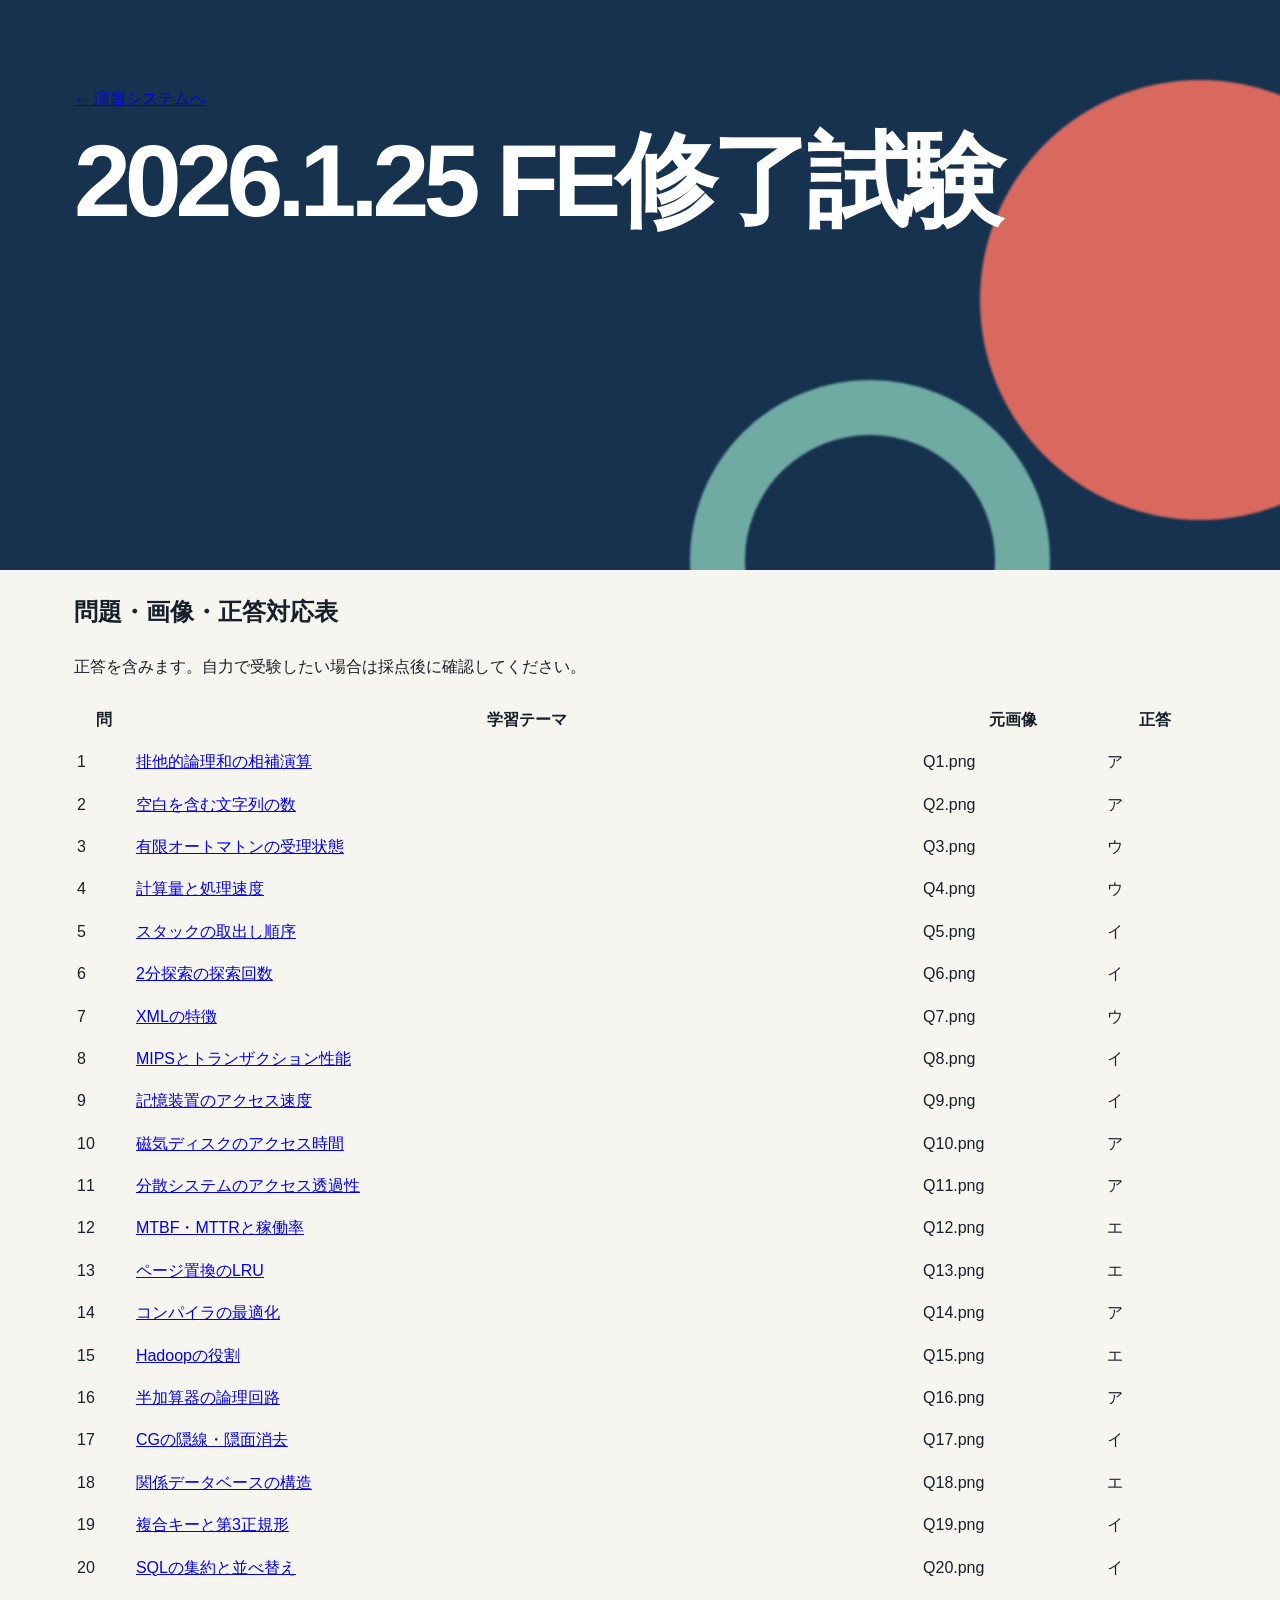
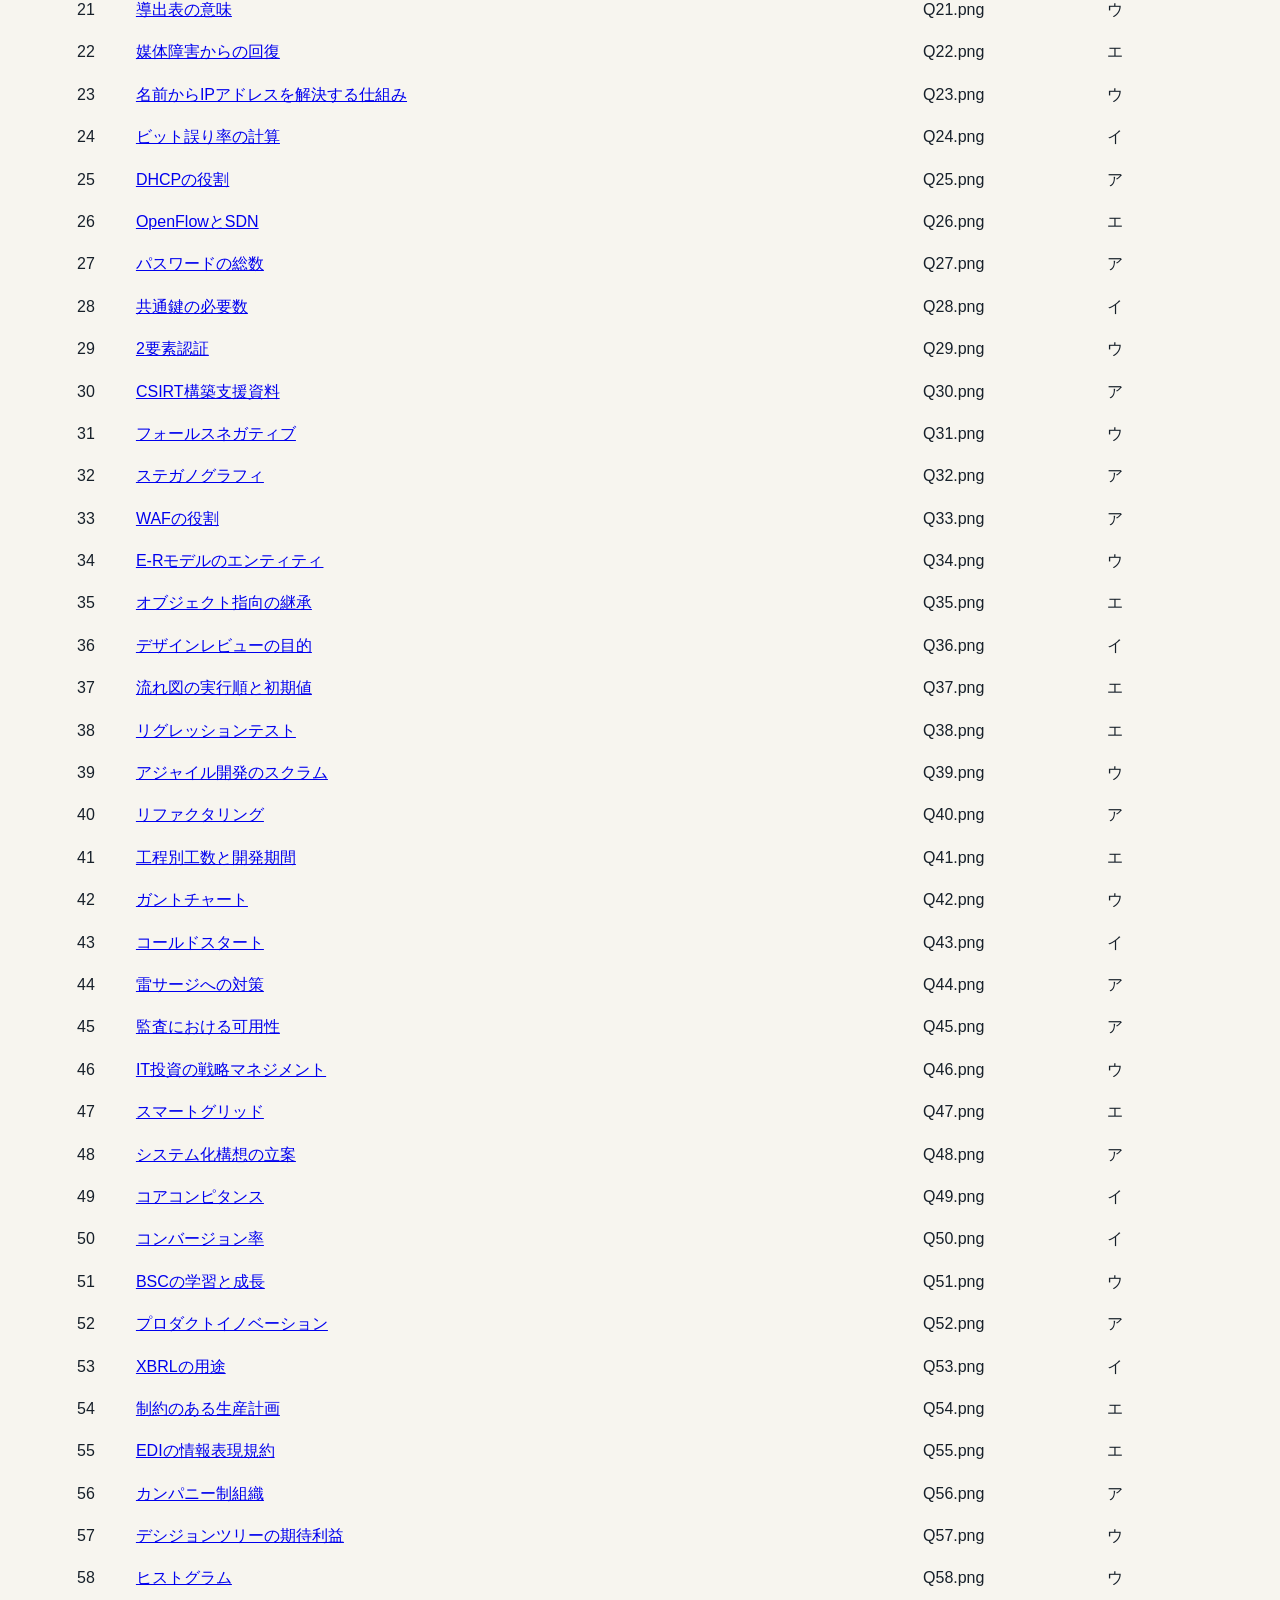
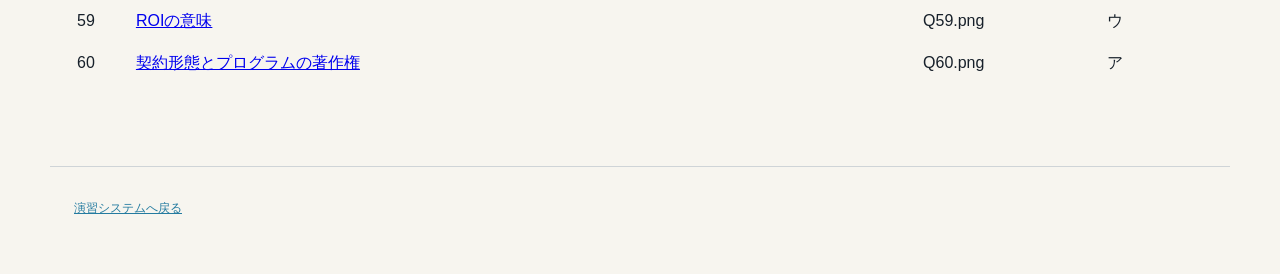
<file: reference-map.html>
<!doctype html><html lang="ja"><meta charset="utf-8"><meta name="viewport" content="width=device-width, initial-scale=1"><link rel="stylesheet" href="styles.css"><link rel="stylesheet" href="revision.css"><title>2026.1.25 FE修了試験</title><body><header class="hero"><div class="hero-inner"><a href="index.html">← 演習システムへ</a><h1>2026.1.25 FE修了試験</h1></div></header><main><h2>問題・画像・正答対応表</h2><p>正答を含みます。自力で受験したい場合は採点後に確認してください。</p><div style="overflow:auto"><table style="width:100%;line-height:2.4"><tr><th>問</th><th>学習テーマ</th><th>元画像</th><th>正答</th></tr><tr><td>1</td><td><a href="index.html#q1">排他的論理和の相補演算</a></td><td>Q1.png</td><td>ア</td></tr><tr><td>2</td><td><a href="index.html#q2">空白を含む文字列の数</a></td><td>Q2.png</td><td>ア</td></tr><tr><td>3</td><td><a href="index.html#q3">有限オートマトンの受理状態</a></td><td>Q3.png</td><td>ウ</td></tr><tr><td>4</td><td><a href="index.html#q4">計算量と処理速度</a></td><td>Q4.png</td><td>ウ</td></tr><tr><td>5</td><td><a href="index.html#q5">スタックの取出し順序</a></td><td>Q5.png</td><td>イ</td></tr><tr><td>6</td><td><a href="index.html#q6">2分探索の探索回数</a></td><td>Q6.png</td><td>イ</td></tr><tr><td>7</td><td><a href="index.html#q7">XMLの特徴</a></td><td>Q7.png</td><td>ウ</td></tr><tr><td>8</td><td><a href="index.html#q8">MIPSとトランザクション性能</a></td><td>Q8.png</td><td>イ</td></tr><tr><td>9</td><td><a href="index.html#q9">記憶装置のアクセス速度</a></td><td>Q9.png</td><td>イ</td></tr><tr><td>10</td><td><a href="index.html#q10">磁気ディスクのアクセス時間</a></td><td>Q10.png</td><td>ア</td></tr><tr><td>11</td><td><a href="index.html#q11">分散システムのアクセス透過性</a></td><td>Q11.png</td><td>ア</td></tr><tr><td>12</td><td><a href="index.html#q12">MTBF・MTTRと稼働率</a></td><td>Q12.png</td><td>エ</td></tr><tr><td>13</td><td><a href="index.html#q13">ページ置換のLRU</a></td><td>Q13.png</td><td>エ</td></tr><tr><td>14</td><td><a href="index.html#q14">コンパイラの最適化</a></td><td>Q14.png</td><td>ア</td></tr><tr><td>15</td><td><a href="index.html#q15">Hadoopの役割</a></td><td>Q15.png</td><td>エ</td></tr><tr><td>16</td><td><a href="index.html#q16">半加算器の論理回路</a></td><td>Q16.png</td><td>ア</td></tr><tr><td>17</td><td><a href="index.html#q17">CGの隠線・隠面消去</a></td><td>Q17.png</td><td>イ</td></tr><tr><td>18</td><td><a href="index.html#q18">関係データベースの構造</a></td><td>Q18.png</td><td>エ</td></tr><tr><td>19</td><td><a href="index.html#q19">複合キーと第3正規形</a></td><td>Q19.png</td><td>イ</td></tr><tr><td>20</td><td><a href="index.html#q20">SQLの集約と並べ替え</a></td><td>Q20.png</td><td>イ</td></tr><tr><td>21</td><td><a href="index.html#q21">導出表の意味</a></td><td>Q21.png</td><td>ウ</td></tr><tr><td>22</td><td><a href="index.html#q22">媒体障害からの回復</a></td><td>Q22.png</td><td>エ</td></tr><tr><td>23</td><td><a href="index.html#q23">名前からIPアドレスを解決する仕組み</a></td><td>Q23.png</td><td>ウ</td></tr><tr><td>24</td><td><a href="index.html#q24">ビット誤り率の計算</a></td><td>Q24.png</td><td>イ</td></tr><tr><td>25</td><td><a href="index.html#q25">DHCPの役割</a></td><td>Q25.png</td><td>ア</td></tr><tr><td>26</td><td><a href="index.html#q26">OpenFlowとSDN</a></td><td>Q26.png</td><td>エ</td></tr><tr><td>27</td><td><a href="index.html#q27">パスワードの総数</a></td><td>Q27.png</td><td>ア</td></tr><tr><td>28</td><td><a href="index.html#q28">共通鍵の必要数</a></td><td>Q28.png</td><td>イ</td></tr><tr><td>29</td><td><a href="index.html#q29">2要素認証</a></td><td>Q29.png</td><td>ウ</td></tr><tr><td>30</td><td><a href="index.html#q30">CSIRT構築支援資料</a></td><td>Q30.png</td><td>ア</td></tr><tr><td>31</td><td><a href="index.html#q31">フォールスネガティブ</a></td><td>Q31.png</td><td>ウ</td></tr><tr><td>32</td><td><a href="index.html#q32">ステガノグラフィ</a></td><td>Q32.png</td><td>ア</td></tr><tr><td>33</td><td><a href="index.html#q33">WAFの役割</a></td><td>Q33.png</td><td>ア</td></tr><tr><td>34</td><td><a href="index.html#q34">E-Rモデルのエンティティ</a></td><td>Q34.png</td><td>ウ</td></tr><tr><td>35</td><td><a href="index.html#q35">オブジェクト指向の継承</a></td><td>Q35.png</td><td>エ</td></tr><tr><td>36</td><td><a href="index.html#q36">デザインレビューの目的</a></td><td>Q36.png</td><td>イ</td></tr><tr><td>37</td><td><a href="index.html#q37">流れ図の実行順と初期値</a></td><td>Q37.png</td><td>エ</td></tr><tr><td>38</td><td><a href="index.html#q38">リグレッションテスト</a></td><td>Q38.png</td><td>エ</td></tr><tr><td>39</td><td><a href="index.html#q39">アジャイル開発のスクラム</a></td><td>Q39.png</td><td>ウ</td></tr><tr><td>40</td><td><a href="index.html#q40">リファクタリング</a></td><td>Q40.png</td><td>ア</td></tr><tr><td>41</td><td><a href="index.html#q41">工程別工数と開発期間</a></td><td>Q41.png</td><td>エ</td></tr><tr><td>42</td><td><a href="index.html#q42">ガントチャート</a></td><td>Q42.png</td><td>ウ</td></tr><tr><td>43</td><td><a href="index.html#q43">コールドスタート</a></td><td>Q43.png</td><td>イ</td></tr><tr><td>44</td><td><a href="index.html#q44">雷サージへの対策</a></td><td>Q44.png</td><td>ア</td></tr><tr><td>45</td><td><a href="index.html#q45">監査における可用性</a></td><td>Q45.png</td><td>ア</td></tr><tr><td>46</td><td><a href="index.html#q46">IT投資の戦略マネジメント</a></td><td>Q46.png</td><td>ウ</td></tr><tr><td>47</td><td><a href="index.html#q47">スマートグリッド</a></td><td>Q47.png</td><td>エ</td></tr><tr><td>48</td><td><a href="index.html#q48">システム化構想の立案</a></td><td>Q48.png</td><td>ア</td></tr><tr><td>49</td><td><a href="index.html#q49">コアコンピタンス</a></td><td>Q49.png</td><td>イ</td></tr><tr><td>50</td><td><a href="index.html#q50">コンバージョン率</a></td><td>Q50.png</td><td>イ</td></tr><tr><td>51</td><td><a href="index.html#q51">BSCの学習と成長</a></td><td>Q51.png</td><td>ウ</td></tr><tr><td>52</td><td><a href="index.html#q52">プロダクトイノベーション</a></td><td>Q52.png</td><td>ア</td></tr><tr><td>53</td><td><a href="index.html#q53">XBRLの用途</a></td><td>Q53.png</td><td>イ</td></tr><tr><td>54</td><td><a href="index.html#q54">制約のある生産計画</a></td><td>Q54.png</td><td>エ</td></tr><tr><td>55</td><td><a href="index.html#q55">EDIの情報表現規約</a></td><td>Q55.png</td><td>エ</td></tr><tr><td>56</td><td><a href="index.html#q56">カンパニー制組織</a></td><td>Q56.png</td><td>ア</td></tr><tr><td>57</td><td><a href="index.html#q57">デシジョンツリーの期待利益</a></td><td>Q57.png</td><td>ウ</td></tr><tr><td>58</td><td><a href="index.html#q58">ヒストグラム</a></td><td>Q58.png</td><td>ウ</td></tr><tr><td>59</td><td><a href="index.html#q59">ROIの意味</a></td><td>Q59.png</td><td>ウ</td></tr><tr><td>60</td><td><a href="index.html#q60">契約形態とプログラムの著作権</a></td><td>Q60.png</td><td>ア</td></tr></table></div></main><footer><a href="index.html">演習システムへ戻る</a></footer></body></html>
</file>
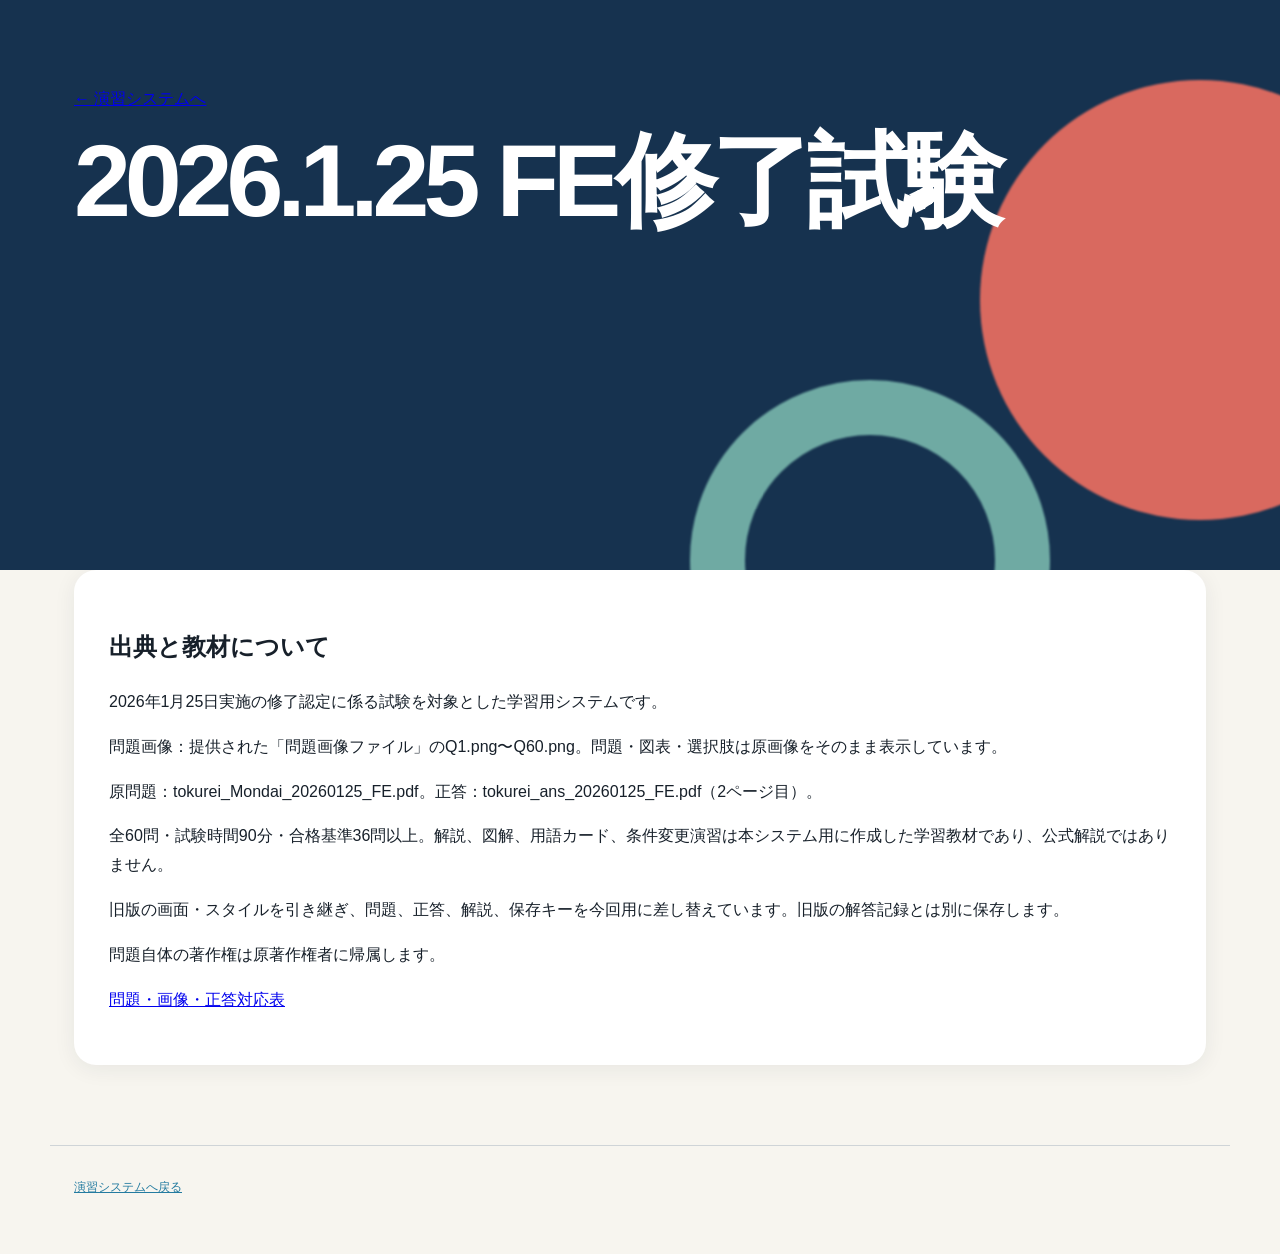
<file: source-map.html>
<!doctype html><html lang="ja"><meta charset="utf-8"><meta name="viewport" content="width=device-width, initial-scale=1"><link rel="stylesheet" href="styles.css"><link rel="stylesheet" href="revision.css"><title>2026.1.25 FE修了試験</title><body><header class="hero"><div class="hero-inner"><a href="index.html">← 演習システムへ</a><h1>2026.1.25 FE修了試験</h1></div></header><main><article class="question-card"><h2>出典と教材について</h2><p>2026年1月25日実施の修了認定に係る試験を対象とした学習用システムです。</p><p>問題画像：提供された「問題画像ファイル」のQ1.png〜Q60.png。問題・図表・選択肢は原画像をそのまま表示しています。</p><p>原問題：tokurei_Mondai_20260125_FE.pdf。正答：tokurei_ans_20260125_FE.pdf（2ページ目）。</p><p>全60問・試験時間90分・合格基準36問以上。解説、図解、用語カード、条件変更演習は本システム用に作成した学習教材であり、公式解説ではありません。</p><p>旧版の画面・スタイルを引き継ぎ、問題、正答、解説、保存キーを今回用に差し替えています。旧版の解答記録とは別に保存します。</p><p>問題自体の著作権は原著作権者に帰属します。</p><p><a href="reference-map.html">問題・画像・正答対応表</a></p></article></main><footer><a href="index.html">演習システムへ戻る</a></footer></body></html>
</file>
<file: styles.css>
:root {
  --ink:#17202a; --muted:#68717d; --paper:#f7f5ef; --card:#fff;
  --navy:#16324f; --blue:#247ba0; --mint:#86c9b9; --coral:#ef6f61;
  --yellow:#f4c95d; --line:#dce1e5; --shadow:0 14px 45px rgba(24,43,58,.10);
}
*{box-sizing:border-box}
html{scroll-behavior:smooth}
body{margin:0;background:var(--paper);color:var(--ink);font-family:"Yu Gothic","Hiragino Kaku Gothic ProN",Meiryo,sans-serif;line-height:1.8}
button,input{font:inherit}
.hero{background:var(--navy);color:#fff;min-height:570px;position:relative;overflow:hidden}
.hero:before,.hero:after{content:"";position:absolute;border-radius:50%;filter:blur(1px)}
.hero:before{width:440px;height:440px;background:var(--coral);right:-140px;top:80px;opacity:.9}
.hero:after{width:250px;height:250px;border:55px solid var(--mint);right:230px;bottom:-170px;opacity:.8}
.topbar{height:76px;max-width:1180px;margin:auto;padding:0 24px;display:flex;align-items:center;justify-content:space-between;position:relative;z-index:2;border-bottom:1px solid rgba(255,255,255,.18)}
.brand{color:#fff;text-decoration:none;font-weight:800;letter-spacing:.04em}.brand span{display:inline-grid;place-items:center;background:var(--yellow);color:var(--navy);width:38px;height:38px;border-radius:50%;margin-right:10px}
.progress-wrap{width:210px;font-size:.76rem}.progress{height:5px;background:#ffffff32;border-radius:9px;margin-top:5px;overflow:hidden}.progress i{display:block;height:100%;width:0;background:var(--yellow);transition:.3s}
.hero-inner{max-width:1180px;margin:auto;padding:85px 24px;position:relative;z-index:1}
.eyebrow,.section-kicker{font-size:.75rem;font-weight:800;letter-spacing:.18em;color:var(--mint)}
h1{font-size:clamp(3rem,8vw,6.7rem);line-height:1.02;margin:.15em 0 .25em;letter-spacing:-.06em}h1 em{font-style:normal;color:var(--yellow)}
.lead{max-width:650px;font-size:1.08rem;color:#dbe4ec}.save-note{max-width:860px;margin:28px 0 0;padding:20px 24px;border:2px solid #f4c95d88;border-left:8px solid var(--yellow);background:#ffffff18;border-radius:12px;color:#fff;font-size:1rem;line-height:1.8;box-shadow:0 12px 35px #081b2c55}.save-note strong{display:block;color:var(--yellow);font-size:1.25rem;letter-spacing:.02em;margin-bottom:3px}.save-note small{display:block;color:#c8d6df;font-size:.78rem;margin-top:6px}
.hero-stats{display:flex;gap:38px;margin-top:45px}.hero-stats div{display:grid}.hero-stats strong{font:800 2.1rem/1 Georgia,serif;color:var(--yellow)}.hero-stats span{font-size:.72rem;color:#b9c9d5;margin-top:7px}
main{max-width:1180px;margin:auto;padding:0 24px}
.toolbar{position:sticky;top:10px;z-index:10;margin:-36px 0 50px;background:#fff;padding:18px;border-radius:16px;box-shadow:var(--shadow);display:flex;gap:12px;align-items:center;flex-wrap:wrap}
.search{display:flex;align-items:center;gap:8px;border:1px solid var(--line);border-radius:10px;padding:8px 12px;flex:1;min-width:250px}.search input{border:0;outline:0;width:100%;background:transparent}
.filters{display:flex;gap:6px;flex-wrap:wrap}.filters button{border:0;background:#edf1f3;color:#4d5964;border-radius:99px;padding:8px 13px;cursor:pointer;font-size:.78rem}.filters button.active{background:var(--navy);color:#fff}
.toggle{font-size:.78rem;white-space:nowrap}.toggle input{accent-color:var(--coral)}
.overview{display:flex;gap:40px;align-items:flex-start;margin-bottom:45px}.overview h2{font-size:2rem;margin:0}.question-map{display:grid;grid-template-columns:repeat(15,1fr);gap:6px;flex:1}
.question-map a{display:grid;place-items:center;aspect-ratio:1;border-radius:7px;text-decoration:none;color:var(--muted);background:#fff;border:1px solid var(--line);font-size:.72rem;font-weight:700}.question-map a.done{background:var(--mint);color:var(--navy);border-color:transparent}.question-map a.hidden-map{opacity:.16}
.questions{display:grid;gap:34px}.question-card{background:var(--card);border-radius:22px;padding:34px;box-shadow:0 4px 22px rgba(30,45,55,.07);scroll-margin-top:100px;border:1px solid transparent}.question-card.done{border-color:var(--mint)}
.card-head{display:flex;align-items:center;gap:18px}.number{font:800 2.4rem/1 Georgia,serif;color:var(--coral);min-width:73px}.heading{flex:1}.meta{font-size:.72rem;color:var(--blue);font-weight:800;letter-spacing:.12em;margin:0}.heading h2{font-size:1.55rem;line-height:1.4;margin:.1em 0}.learn-btn{width:42px;height:42px;border-radius:50%;border:1px solid var(--line);background:#fff;color:#aab1b7;cursor:pointer;font-weight:bold}.done .learn-btn{background:var(--mint);border-color:var(--mint);color:var(--navy)}
.problem-panel{margin:25px 0 18px;border:1px solid var(--line);background:#f7f8f8;border-radius:15px;padding:16px;position:relative}.problem-label{display:flex;align-items:center;gap:10px;margin-bottom:12px}.problem-label span{background:var(--coral);color:#fff;border-radius:5px;padding:3px 10px;font-weight:800;font-size:.75rem}.problem-label small{color:var(--muted);font-weight:700}.problem-panel>img{display:block;width:100%;height:auto;object-fit:contain;object-position:top;background:#fff;border-radius:8px;border:1px solid #e4e6e7}
.answer-strip{margin:25px 0;background:var(--navy);color:#fff;border-radius:12px;padding:14px 18px;display:flex;align-items:center;gap:15px}.answer-strip span{font-size:.74rem;color:#bcd0dc}.answer-strip strong{font-size:1.6rem;color:var(--yellow);line-height:1}.answer-strip p{margin:0;font-weight:700}
.card-grid{display:grid;grid-template-columns:1.15fr .85fr;gap:35px}.explanation h3{font-size:.84rem;letter-spacing:.08em;margin:0 0 7px}.summary{font-weight:700}.reasoning{padding-left:1.4em}.reasoning li{margin:.55em 0}.trap{margin-top:22px;border-left:4px solid var(--coral);padding:10px 16px;background:#fff7f5;border-radius:0 8px 8px 0}.trap p{margin:0;color:#5f5350;font-size:.9rem}
.visual{margin:0;background:#edf5f3;border-radius:16px;padding:20px;min-height:300px;display:flex;flex-direction:column;justify-content:center}.visual figcaption{text-align:center;color:var(--muted);font-size:.76rem;margin-top:10px}
.diagram{display:block;min-height:220px;width:100%;position:relative}.v-box{background:#fff;border:2px solid var(--navy);padding:13px;border-radius:10px;text-align:center;font-size:.78rem;font-weight:800;box-shadow:4px 4px 0 var(--mint)}.v-box.focus{background:var(--yellow)}.v-box.danger{box-shadow:4px 4px 0 var(--coral)}.v-arrow{display:grid;place-items:center;color:var(--coral);min-width:35px}.v-arrow i{font-size:1.7rem;font-style:normal;line-height:1}.v-arrow small{font-size:.62rem;color:var(--muted);white-space:nowrap}.v-flow{height:220px;display:flex;align-items:center;justify-content:center}.v-flow .v-box{max-width:120px}.v-compare{display:grid;grid-template-columns:1fr 32px 1fr;align-items:center;gap:8px;height:220px}.v-compare section{background:#fff5f3;border-top:5px solid var(--coral);border-radius:10px;padding:12px;height:175px}.v-compare section.good{background:#f3fbf8;border-color:var(--mint)}.v-compare h4{margin:0 0 8px;font-size:.82rem}.v-compare p{font-size:.7rem;margin:5px 0;padding:4px;background:#fff;border-radius:4px}.v-compare>b{text-align:center;font:700 .75rem Georgia;color:var(--muted)}.v-formula{height:220px;display:grid;place-content:center;text-align:center}.v-formula strong{font:800 1.2rem/1.5 Consolas,monospace;background:#fff;padding:18px;border-radius:10px;border-bottom:4px solid var(--yellow)}.v-formula span{font-size:.76rem;margin-top:12px;color:var(--muted)}
.v-stack{height:220px;display:flex;flex-direction:column-reverse;justify-content:center;gap:3px}.v-stack div{background:hsl(calc(199 - var(--i)*7) 48% calc(38% + var(--i)*6%));color:#fff;padding:6px 12px;text-align:center;border-radius:4px;font-size:.68rem;font-weight:700}.v-cycle{height:220px;display:grid;grid-template-columns:repeat(2,1fr);gap:12px;align-content:center}.v-cycle div{background:#fff;padding:10px;border-radius:10px;display:flex;align-items:center;gap:8px;font-size:.7rem;font-weight:700;border:1px solid var(--line)}.v-cycle b{display:grid;place-items:center;border-radius:50%;width:25px;height:25px;background:var(--coral);color:#fff}.v-network{height:220px;position:relative}.v-network .hub{position:absolute;left:50%;top:50%;transform:translate(-50%,-50%);background:var(--yellow);z-index:2}.v-network .sat{position:absolute;background:#fff;border:1px solid var(--blue);border-radius:99px;padding:7px 11px;font-size:.68rem}.v-network .sat:after{content:"";position:absolute;width:70px;border-top:2px dashed var(--mint);transform-origin:left}.v-network .s1{top:10px;left:10px}.v-network .s1:after{transform:rotate(35deg);left:80%;top:100%}.v-network .s2{top:10px;right:10px}.v-network .s2:after{transform:rotate(145deg);left:0;top:100%}.v-network .s3{bottom:15px;left:8px}.v-network .s3:after{transform:rotate(-30deg);left:80%;top:0}.v-network .s4{bottom:15px;right:8px}.v-network .s4:after{transform:rotate(210deg);left:0;top:0}
.source-figure{height:220px;position:relative;background:#fff;overflow:hidden;border-radius:10px;border:1px solid var(--line)}.source-figure span{position:absolute;z-index:2;top:8px;left:8px;background:var(--navy);color:#fff;border-radius:99px;padding:3px 10px;font-size:.62rem}.source-figure img{width:100%;height:100%;object-fit:contain}.precision{height:220px;display:grid;align-content:center;gap:22px}.precision div{display:grid;grid-template-columns:70px 1fr 100px;align-items:center;gap:8px;font-size:.7rem}.precision i{height:12px;background:var(--mint);border-radius:9px}.precision i.huge{width:100%;background:var(--navy)}.precision b{font-size:.68rem;color:var(--coral)}.wave{height:220px;text-align:center;font-size:.72rem}.wave svg{width:100%;height:175px}.wave path{fill:none;stroke:var(--navy);stroke-width:5}.wave circle{fill:var(--coral)}.wave line{stroke:var(--mint);stroke-width:2}.wave b{color:var(--coral)}.tree{height:220px;display:grid;place-items:center;position:relative}.tree b,.tree span,.tree i{display:grid;place-items:center;border:2px solid var(--navy);border-radius:50%;background:#fff;font-style:normal}.tree b{width:42px;height:42px;background:var(--yellow)}.tree>div{display:flex;justify-content:space-around;width:80%}.tree span{width:36px;height:36px}.tree i{width:30px;height:30px;font-size:.7rem}.tree small{color:var(--muted)}
.timer-ring{width:165px;height:165px;border:18px solid var(--navy);border-right-color:var(--coral);border-radius:50%;margin:20px auto;position:relative}.timer-ring div{position:absolute;top:-30px;left:64px}.timer-ring span{position:absolute;background:#fff;padding:2px 5px;font-size:.62rem}.timer-ring span:nth-of-type(1){left:-55px;top:65px}.timer-ring span:nth-of-type(2){right:-53px;bottom:22px}.timer-ring i{position:absolute;text-align:center;inset:48px 0;font-size:.65rem;font-style:normal}.timer-ring b{position:absolute;white-space:nowrap;bottom:-42px;left:5px;font-size:.7rem}.stripe{height:220px;display:flex;gap:10px;align-items:center;justify-content:center;position:relative}.stripe>div{display:grid;gap:7px}.stripe b{background:var(--blue);color:#fff;padding:12px;border-radius:5px}.stripe div:nth-child(2) b{background:var(--coral)}.stripe div:nth-child(3) b{background:var(--mint);color:var(--navy)}.stripe span{position:absolute;bottom:8px;font-size:.7rem}.capacity,.dependency,.inherit,.snmp{height:220px;display:flex;align-items:center;justify-content:center;position:relative}.capacity strong,.dependency strong{position:absolute;bottom:10px;font-size:.72rem;color:var(--coral)}.bits{height:220px;display:flex;align-items:center;position:relative}.bits>div{height:85px;display:grid;place-content:center;text-align:center;background:var(--navy);color:#fff;border-right:2px solid #fff;font-size:.7rem}.bits>div+div{background:var(--coral)}.bits strong{display:block;font-size:1.2rem}.bits small{position:absolute;bottom:25px;right:10px}.ears{height:220px;display:flex;align-items:center;justify-content:space-between;text-align:center}.ears>span{font-size:2.5rem}.ears div{font-size:.7rem;border-bottom:3px dotted var(--coral)}.ears b{font-size:3rem}.ears em{position:absolute;bottom:12px;right:20px;font-size:.7rem;color:var(--blue)}.union{height:220px;display:grid;grid-template-columns:1fr 55px 1fr;align-items:center;text-align:center;position:relative}.union>div{display:grid;background:#fff;padding:8px;border-radius:7px}.union span{border-top:1px solid var(--line);font-size:.7rem}.union i{font-size:.68rem}.union strong{position:absolute;bottom:12px;width:100%;font-size:.7rem}.peer{height:220px;display:flex;align-items:center;justify-content:space-between}.peer span{background:#fff;padding:14px;border-radius:10px;font-size:.75rem}.peer b{text-align:center;color:var(--coral);border-bottom:3px dashed var(--mint)}.peer small{color:var(--muted)}.packet{height:220px;display:flex;align-items:center;justify-content:center}.packet span{height:75px;display:grid;place-content:center;text-align:center;background:#fff;border:1px solid var(--blue);padding:6px;font-size:.62rem}.packet .hot{background:var(--yellow)}.packet b{font-size:.62rem}.snmp{flex-wrap:wrap}.snmp .return{position:absolute;bottom:36px;color:var(--coral);font-size:.7rem}.broken{height:220px;display:flex;align-items:center;justify-content:space-between;text-align:center}.broken span{background:#fff;padding:15px;border-radius:10px;font-size:.72rem}.broken b{color:var(--coral);font-size:.68rem}.broken .danger{border:3px solid var(--coral)}.seesaw{height:220px;display:flex;align-items:center;justify-content:center;gap:10px;position:relative}.seesaw span{background:#fff;padding:13px;text-align:center;font-size:.7rem;border-radius:8px}.seesaw i{width:90px;border-top:8px solid var(--navy);transform:rotate(-10deg)}.seesaw strong{position:absolute;bottom:20px;font-size:.7rem}.gate{height:220px;display:grid;grid-template-columns:1fr 1fr 1fr;gap:7px;align-content:center;text-align:center}.gate div{background:#fff;padding:8px;border-radius:7px}.gate b{grid-column:1/-1;background:var(--navy);color:#fff;padding:7px}.gate span{font-size:.65rem;border:1px solid var(--mint);padding:5px}.gate em{grid-column:1/-1;color:var(--coral);font-weight:bold;font-size:.7rem}.escape{height:220px;display:grid;place-content:center;text-align:center;gap:8px}.escape code{background:#fff;padding:9px;color:var(--coral)}.escape b{font-size:.7rem}.escape span{font-size:.65rem}.inherit>div:last-child{display:grid;gap:12px}.services,.components{height:220px;display:grid;grid-template-columns:repeat(2,1fr);gap:10px;align-content:center}.services div,.components span{background:#fff;border-left:5px solid var(--coral);padding:13px;text-align:center;border-radius:6px;font-size:.72rem;font-weight:700}.services span,.components b{font-size:.63rem;text-align:center;color:var(--blue)}.classes{height:220px;display:flex;align-items:center}.classes div{padding:35px 7px;text-align:center;font-size:.68rem}.classes .bad{flex:1;background:#ffe9e5}.classes .good{flex:2;background:#dff4ed;border:3px solid var(--mint)}.backlog{height:220px;display:grid;align-content:center;gap:7px}.backlog span{background:#fff;padding:9px;border-radius:6px;font-size:.68rem}.backlog b{display:inline-grid;place-items:center;width:22px;height:22px;background:var(--coral);color:#fff;border-radius:50%;margin-right:7px}.backlog em{text-align:right;font-size:.65rem}.baseline{height:220px;display:grid;grid-template-columns:repeat(3,1fr);align-content:center;text-align:center;gap:6px}.baseline span{background:#fff;padding:10px;font-size:.66rem}.baseline b,.baseline div{grid-column:1/-1}.baseline b{background:var(--navy);color:#fff;padding:9px}.baseline div{font-size:.7rem}.matrix{height:190px;width:230px;margin:15px auto;display:grid;grid-template-columns:repeat(2,1fr);position:relative}.matrix div{display:grid;place-items:center;background:#dff4ed;border:2px solid #fff}.matrix .hot{background:var(--coral);color:#fff}.matrix b{position:absolute;left:-55px;top:80px;transform:rotate(-90deg);font-size:.65rem}.matrix span{position:absolute;bottom:-25px;right:10px;font-size:.65rem}.venn{height:220px;display:flex;align-items:center;justify-content:center;position:relative}.venn span{width:145px;height:145px;border-radius:50%;display:grid;place-items:center;background:#247ba0aa;color:#fff;font-weight:bold}.venn span+span{margin-left:-35px;background:#ef6f61aa}.venn b{position:absolute;text-align:center;background:var(--yellow);border-radius:50%;padding:16px}.bsc{height:220px;display:grid;grid-template-columns:1fr 1fr;gap:8px;align-content:center}.bsc div{background:#fff;padding:12px;text-align:center;font-size:.7rem;border-radius:7px}.bsc .hot{background:var(--yellow);box-shadow:inset 0 0 0 3px var(--coral)}.cannibal{height:220px;display:flex;align-items:center;justify-content:space-between;position:relative}.cannibal div{background:#fff;padding:15px;border-radius:8px;font-size:.7rem}.cannibal i{font-size:.65rem;color:var(--coral)}.cannibal b{position:absolute;bottom:20px;width:100%;text-align:center;font-size:.68rem}.rpa{height:220px;display:flex;align-items:center;justify-content:space-between;text-align:center}.rpa div{background:#fff;padding:12px;border-radius:7px;width:32%}.rpa span{font-weight:bold}.rpa p{font-size:.62rem}.rpa b{background:var(--yellow);border-radius:50%;padding:20px 8px}.harvest{height:220px;display:grid;grid-template-columns:repeat(3,1fr);gap:8px;align-content:center;text-align:center}.harvest span{background:#fff;padding:9px;border-radius:7px}.harvest b,.harvest em{grid-column:1/-1}.harvest b{background:var(--navy);color:#fff;padding:8px}.harvest em{font-size:.7rem}.source details img{background:#fff}
.source{margin-top:28px;border-top:1px solid var(--line);padding-top:18px}.source summary{cursor:pointer;color:var(--blue);font-size:.85rem;font-weight:700}.source img{width:100%;margin-top:18px;border:1px solid var(--line)}
.empty{text-align:center;padding:70px;color:var(--muted)}
footer{max-width:1180px;margin:80px auto 0;padding:30px 24px 55px;border-top:1px solid #cfd4d7;display:flex;justify-content:space-between;gap:24px;align-items:flex-start;color:var(--muted);font-size:.78rem}footer a{color:var(--blue);white-space:nowrap}.footer-notes{max-width:820px}.footer-notes p{margin:0 0 8px}.source-note{line-height:1.8}.footer-links{display:flex;gap:14px;flex-wrap:wrap;justify-content:flex-end}
@media(max-width:820px){.hero{min-height:520px}.hero:before{opacity:.45}.topbar{height:68px}.progress-wrap{width:120px}.hero-stats{gap:20px}.toolbar{top:5px}.overview{display:block}.question-map{grid-template-columns:repeat(10,1fr);margin-top:18px}.card-grid{grid-template-columns:1fr}.question-card{padding:24px}.visual{min-height:250px}}
@media(max-width:520px){.hero-inner{padding-top:65px}.lead{font-size:.95rem}.hero-stats{justify-content:space-between}.toolbar{margin-top:-25px}.filters{max-height:82px;overflow:auto}.question-map{grid-template-columns:repeat(8,1fr)}.number{font-size:1.8rem;min-width:52px}.heading h2{font-size:1.2rem}.learn-btn{width:36px;height:36px}.answer-strip{align-items:flex-start}.card-head{gap:10px}.question-card{padding:20px 16px}}


/* Adjustments for this question set */
[hidden]{display:none!important}.quick-links{display:flex;flex-wrap:wrap;gap:12px;margin:24px 0}.quick-links a{padding:12px 20px;border:1px solid #fff7;border-radius:10px;color:white;text-decoration:none;font-weight:700}.quick-links a:first-child{background:#ffe36d;color:#142c3b;border-color:#ffe36d}button:focus-visible,a:focus-visible,input:focus-visible{outline:3px solid #e66b48;outline-offset:4px}.mini-table{max-width:100%;overflow-x:auto}.mini-table th,.mini-table td{white-space:normal;min-width:65px}.v-box{overflow-wrap:anywhere}.footer-links button{background:transparent;border:1px solid currentColor;border-radius:8px;padding:8px;color:inherit;cursor:pointer}.question-card{scroll-margin-top:20px}.problem-panel img{height:auto}.calc-steps .v-box{font-variant-numeric:tabular-nums}@media(max-width:600px){.v-compare{grid-template-columns:1fr}.card-head h2{font-size:1.2rem}.hero-stats{gap:12px}.quick-links a{padding:10px 13px}.mini-table{font-size:.85rem}}
</file>
<file: revision.css>
.card-grid{grid-template-columns:1fr}.visual{padding:18px;max-width:920px;width:100%;box-sizing:border-box;justify-self:center}.diagram-link svg{max-height:none}.option-comparison{margin-top:28px;border-top:1px solid var(--line);padding-top:24px}.option-comparison>h3{font-size:1.2rem}.option-comparison>p{color:var(--muted)}.choice-comparison-grid{display:grid;grid-template-columns:1fr 1fr;gap:16px}.choice-comparison{border:1px solid #c7d5df;border-radius:12px;padding:18px;background:#fbfdff}.choice-comparison.chosen{border:2px solid #087f68;background:#f1faf6}.choice-comparison h4{margin:0 0 10px;font-size:1rem}.choice-comparison h4 b{background:#16324f;color:white;padding:3px 8px;border-radius:5px;margin-right:5px}.choice-comparison h4 small{display:block;color:#087f68;margin-top:7px}.choice-comparison>div{border-left:3px solid #d3aa45;background:#fff8e6;padding:12px;font-size:.92rem}.choice-comparison>a{display:inline-block;margin-top:12px;font-size:.85rem}.choice-tools label{display:grid;gap:5px;font-size:.85rem;font-weight:700}.choice-tools input,.choice-tools select{font:inherit;padding:10px;border:1px solid #aebfce;border-radius:8px;max-width:100%;background:white}.choice-tools label:first-child{flex:1;min-width:200px}.term-face.back{text-align:left;justify-items:stretch}.term-face.back strong{font-size:1.5rem}.term-face.back .choice-context{display:block;font-size:.9rem;color:#fff0c7;margin-bottom:8px}.term-face.back i{font-size:.95rem;line-height:1.8}.term-face.front{min-height:210px;align-content:center}.term-list button span{font-size:.7rem}.term-weak-links{max-height:240px;overflow:auto}.term-card-top{gap:12px}.term-card-top a{white-space:nowrap}.term-flip:focus-visible{outline:3px solid #d3aa45;outline-offset:4px}@media(max-width:700px){.choice-comparison-grid{grid-template-columns:1fr}.visual{padding:8px}.choice-tools{align-items:stretch}.choice-tools label{width:100%}.term-card-top{flex-wrap:wrap}.term-face.back strong{font-size:1.25rem}}

.choice-tools>button{padding:11px 18px;align-self:end;border-radius:8px}

.worked-example{margin:22px 0;padding:18px 20px;border-left:4px solid #2872ae;background:#f0f6fc;border-radius:0 12px 12px 0}.worked-example h3{margin:0 0 10px;color:#16324f}.worked-example p{margin:0;line-height:1.95}.explanation .summary,.explanation .reasoning li{line-height:1.95}.explanation .reasoning li+li{margin-top:10px}.diagram svg{width:100%;height:auto;max-height:none}.choice-comparison div{line-height:1.85}
.reference-core{margin:22px 0}.reference-core>.visual{margin:14px auto 24px}.reference-core>h3{font-size:1.15rem;color:var(--navy)}.reference-details{margin:18px 0;border:1px solid #c4d5e2;border-radius:12px;background:#fff;overflow:hidden;padding:0}.reference-details>summary{padding:17px 20px;background:#f0f6fb;color:#16324f;font-weight:800;cursor:pointer;line-height:1.6}.reference-details[open]>summary{border-bottom:1px solid #c4d5e2}.reference-details>.reference-body{padding:20px 24px}.reference-details>summary:focus-visible,.understand-check:focus-within{outline:3px solid #2872ae;outline-offset:2px}.reference-hint{font-size:.88rem;color:#526979;line-height:1.8}.diagram-guide{margin:18px auto 28px;max-width:920px}.diagram-guide h3{margin-bottom:10px}.diagram-origin{padding:10px 14px;background:#fff7df;border-radius:8px;font-size:.87rem;line-height:1.8}.diagram-guide table{width:100%;border-collapse:collapse;table-layout:fixed;font-size:.88rem;line-height:1.85}.diagram-guide th,.diagram-guide td{padding:12px;border:1px solid #c4d5e2;vertical-align:top;overflow-wrap:anywhere}.diagram-guide th{background:#16324f;color:#fff;text-align:left}.diagram-guide tr:nth-child(even){background:#f3f8fc}.reference-details.option-comparison{border-top:1px solid #c4d5e2;padding-top:0}.reference-details.recall-check{padding:0;background:#fff}.completion p{font-size:1rem;font-weight:400;line-height:1.8}.completion small{display:block;font-weight:400;line-height:1.7}.score-summary strong{font-size:1.5rem}.score-summary .score-explanation{grid-column:1/-1}.fast-route{margin-top:18px}.fast-route h3{margin:5px 0 10px}.fast-route .reference-hint{margin-bottom:0}.optional-note{color:#61768a;font-size:.85rem}@media(max-width:640px){.reference-details>.reference-body{padding:16px}.diagram-guide thead{display:none}.diagram-guide table,.diagram-guide tbody,.diagram-guide tr,.diagram-guide td{display:block;width:auto}.diagram-guide tr{margin:12px 0;border:1px solid #c4d5e2;border-radius:9px;overflow:hidden}.diagram-guide td{border:0;border-bottom:1px solid #e2ebf2;padding:10px 12px}.diagram-guide td:last-child{border-bottom:0}.diagram-guide td::before{content:attr(data-label);display:block;font-size:.75rem;font-weight:800;color:#2872ae}.reference-details>summary{padding:14px}.score-summary strong{font-size:1.2rem}}
</file>
